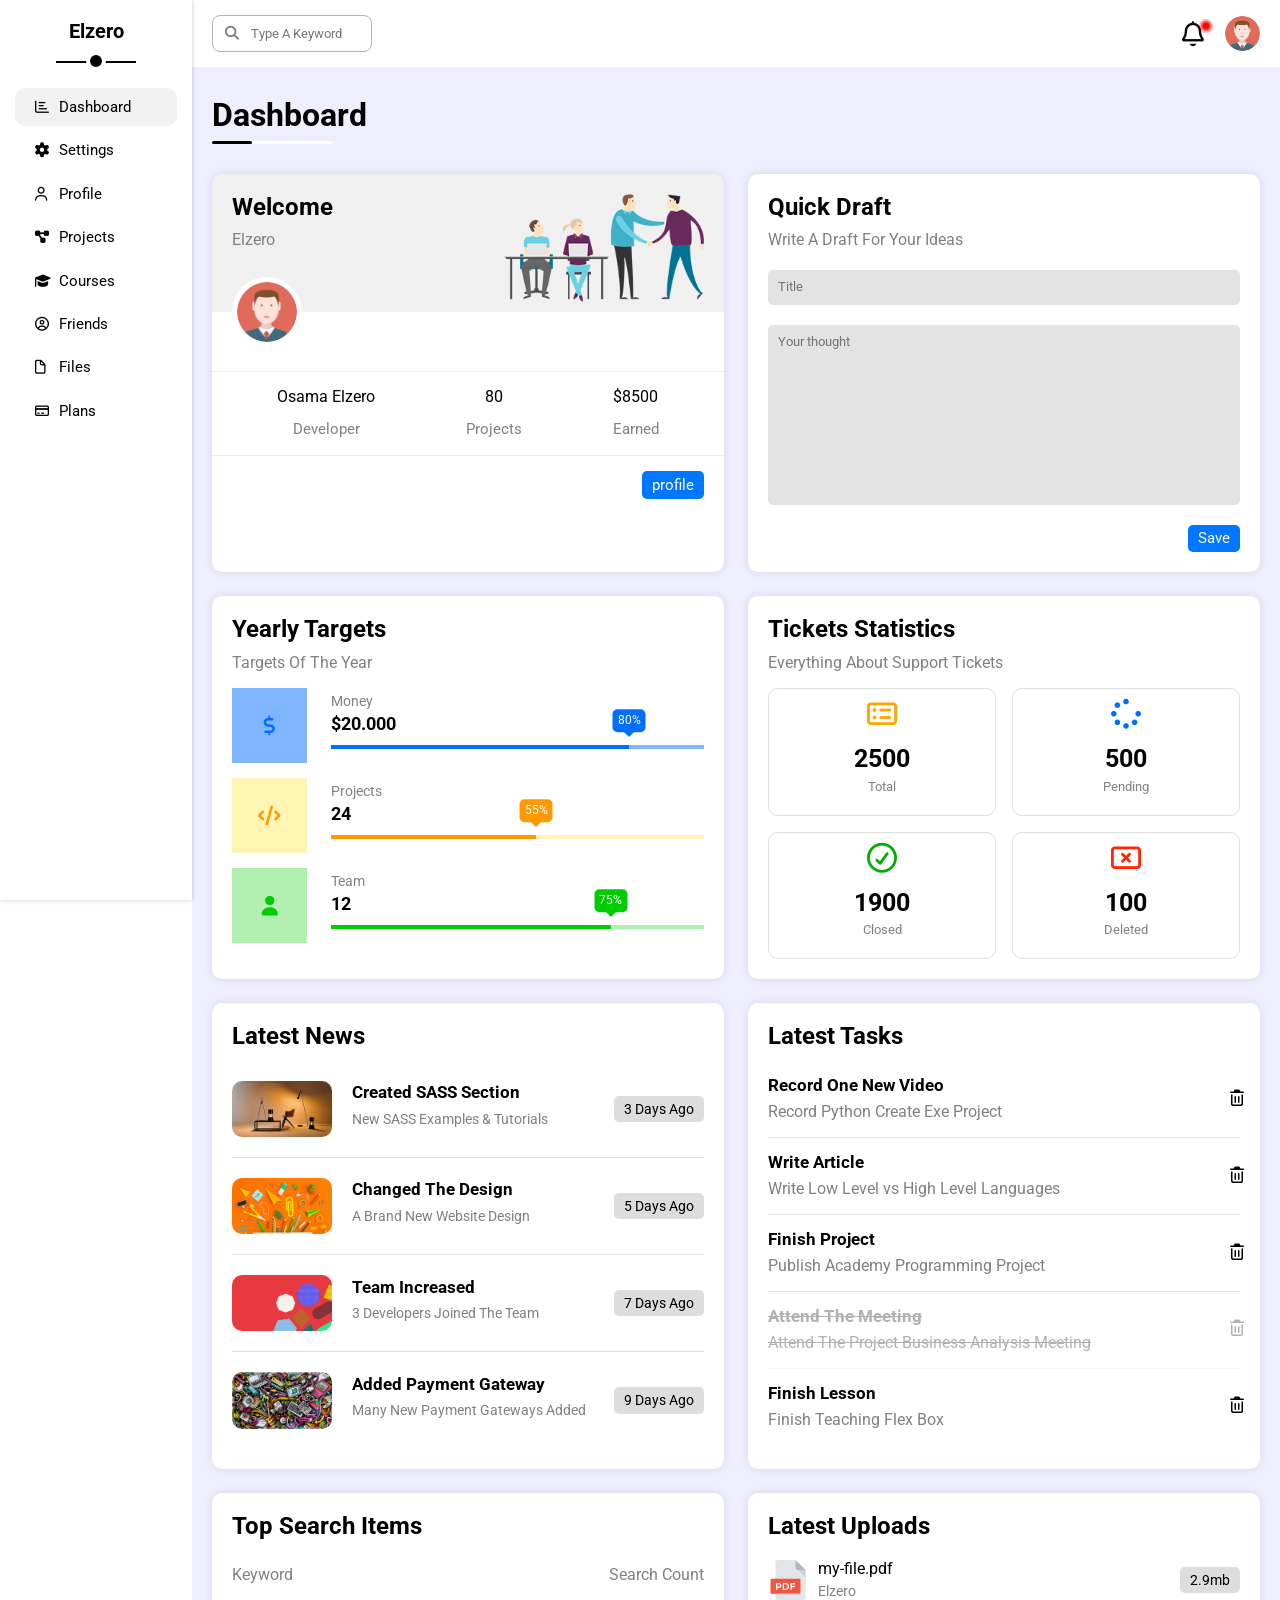
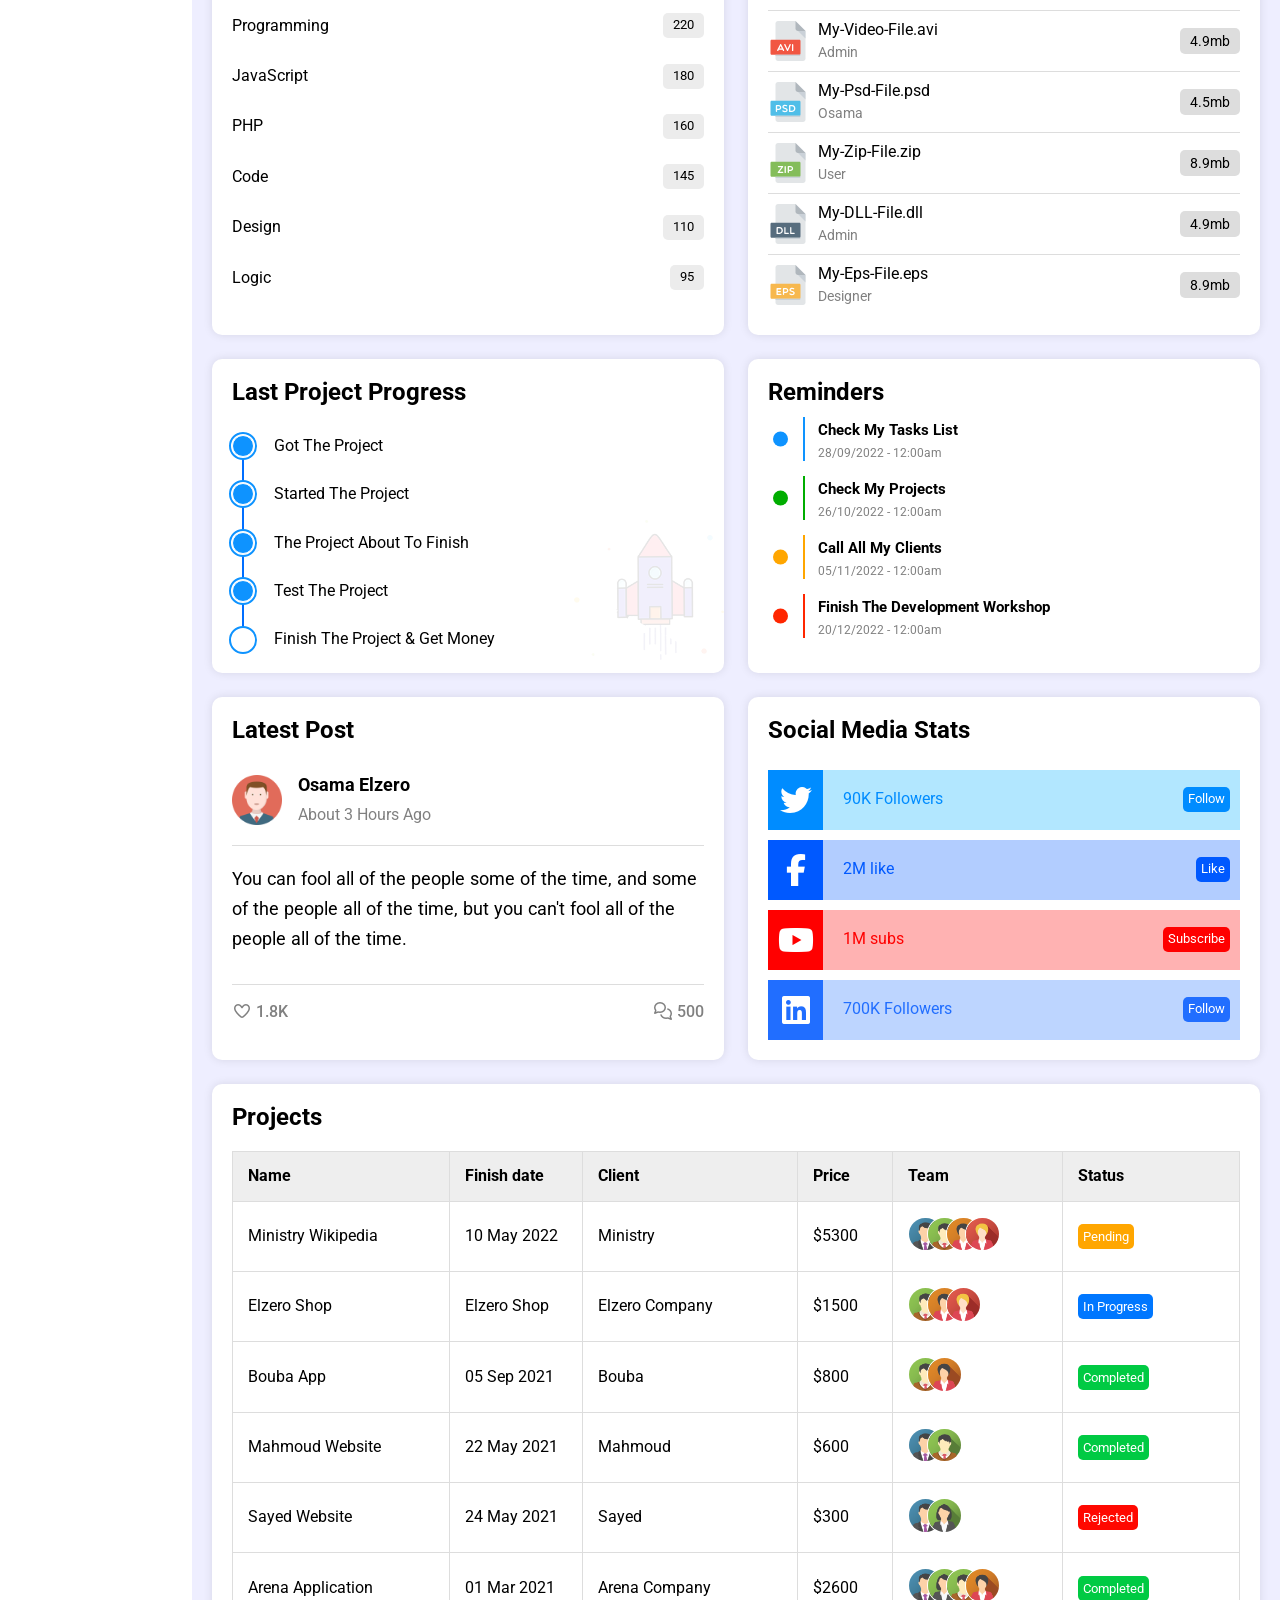
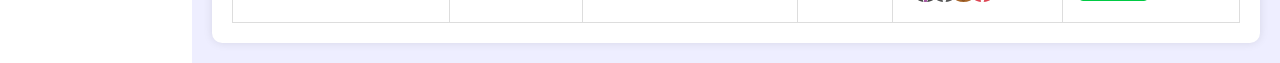
<file: index.html>
<!DOCTYPE html>
<html lang="en">
<head>
    <meta charset="UTF-8">
    <meta name="viewport" content="width=device-width, initial-scale=1.0">
    <title>Dashboard</title>
    <link rel="stylesheet" href="FolderCSS/all.min.css">
    <link rel="stylesheet" href="FolderCSS/normalization.css">
    <link rel="stylesheet" href="FolderCSS/components.css">
    <link rel="stylesheet" href="FolderCSS/DashboardStyle.css">
</head>
<body>
    <nav>
        <h3>Elzero</h3>
        <ul>
            <li>
                <a href="index.html">
                    <i class="fa-regular fa-chart-bar fa-fw"></i>
                    <span>Dashboard</span>
                </a>
            </li>
            <li>
                <a href="settings.html">
                    <i class="fa-solid fa-gear fa-fw"></i>
                    <span>Settings</span>
                </a>
            </li>
            <li>
                <a href="profile.html">
                    <i class="fa-regular fa-user fa-fw"></i>
                    <span>Profile</span>
                </a>
            </li>
            <li>
                <a href="projects.html">
                    <i class="fa-solid fa-diagram-project fa-fw"></i>
                    <span>Projects</span>
                </a>
            </li>
            <li>
                <a href="courses.html">
                    <i class="fa-solid fa-graduation-cap fa-fw"></i>
                    <span>Courses</span>
                </a>
            </li>
            <li>
                <a href="friends.html">
                    <i class="fa-regular fa-circle-user fa-fw"></i>
                    <span>Friends</span>
                </a>
            </li>
            <li>
                <a href="files.html">
                    <i class="fa-regular fa-file fa-fw"></i>
                    <span>Files</span>
                </a>
            </li>
            <li>
                <a href="plans.html">
                    <i class="fa-regular fa-credit-card fa-fw"></i>
                    <span>Plans</span>
                </a>
            </li>
        </ul>
    </nav>
    <div class="container">
        <header>
            <div class="input">
                <i class="fas fa-search"></i>
                <form action="#">
                    <input type="search" placeholder="Type A Keyword">
                    <input type="reset">
                </form>
            </div>
            <div class="notification">
                <i class="fa-regular fa-bell fa-lg"></i>
                <img src="imgs/avatar.png" loading="eager" alt="this is my photo">
            </div>
        </header>
        <div class="perant">
            <h1>Dashboard</h1>
            <div class="content">
                <div class="card">
                    <div class="box">
                        <div class="text">
                            <h2>Welcome</h2>
                            <p>Elzero</p>
                        </div>
                        <img src="imgs/welcome.png" alt="">
                    </div>
                    <img src="imgs/avatar.png" alt="">
                    <div class="box">
                        <p>Osama Elzero<span>Developer</span></p>
                        <p>80<span>Projects</span></p>
                        <p>$8500<span>Earned</span></p>
                    </div>
                    <span><a href="profile.html">profile</a></span>
                </div>
                <div class="card">
                <h2>Quick Draft</h2>
                <p>Write A Draft For Your Ideas</p>
                <form action="#">
                    <input type="text" placeholder="Title">
                    <textarea placeholder="Your thought"></textarea>
                    <button>Save</button>
                </form>
                </div>
                <div class="card">
                <h2>Yearly Targets</h2>
                <p>Targets Of The Year</p>
                <div class="box">
                    <div class="icon">
                        <i class="fa-solid fa-dollar-sign fa-lg c-blue"></i>
                    </div>
                    <div class="stats">
                        <p>Money</p>
                        <span>$20.000</span>
                        <div><span style="width: 80%;" data-progress="80%"></span></div>
                    </div>
                </div>
                <div class="box">
                    <div class="icon">
                        <i class="fa-solid fa-code fa-lg c-orange"></i>
                    </div>
                    <div class="stats">
                        <p>Projects</p>
                        <span>24</span>
                        <div><span style="width: 55%;" data-progress="55%"></span></div>
                    </div>
                </div>
                <div class="box">
                    <div class="icon">
                        <i class="fa-solid fa-user fa-lg c-green"></i>
                    </div>
                    <div class="stats">
                        <p>Team</p>
                        <span>12</span>
                        <div><span style="width: 75%;" data-progress="75%"></span></div>
                    </div>
                </div>
                </div>
                <div class="card">
                <h2>Tickets Statistics</h2>
                <p>Everything About Support Tickets</p>
                <div class="boxes">
                    <div class="box">
                        <i class="fa-regular fa-rectangle-list fa-2x mb-10 c-orange"></i>
                        <span>2500</span>
                        <span>Total</span>
                    </div>
                    <div class="box">
                        <i class="fa-solid fa-spinner fa-2x mb-10 c-blue"></i>
                        <span>500</span>
                        <span>Pending</span>
                    </div>
                    <div class="box">
                        <i class="fa-regular fa-circle-check fa-2x mb-10 c-green"></i>
                        <span>1900</span>
                        <span>Closed</span>
                    </div>
                    <div class="box">
                        <i class="fa-regular fa-rectangle-xmark fa-2x mb-10 c-red"></i>
                        <span>100</span>
                        <span>Deleted</span>
                    </div>
                </div>
                </div>
                <div class="card">
                    <h2>Latest News</h2>
                    <div class="boxes">
                        <div class="box">
                            <img src="imgs/news-01.png" alt="">
                            <div class="text">
                                <h3>Created SASS Section</h3>
                                <p>New SASS Examples & Tutorials</p>
                            </div>
                            <div class="date">3 Days Ago</div>
                        </div>
                        <div class="box">
                            <img src="imgs/news-02.png" alt="">
                            <div class="text">
                                <h3>Changed The Design</h3>
                                <p>A Brand New Website Design</p>
                            </div>
                            <div class="date">5 Days Ago</div>
                        </div>
                        <div class="box">
                            <img src="imgs/news-03.png" alt="">
                            <div class="text">
                                <h3>Team Increased</h3>
                                <p>3 Developers Joined The Team</p>
                            </div>
                            <div class="date">7 Days Ago</div>
                        </div>
                        <div class="box">
                            <img src="imgs/news-04.png" alt="">
                            <div class="text">
                                <h3>Added Payment Gateway</h3>
                                <p>Many New Payment Gateways Added</p>
                            </div>
                            <div class="date">9 Days Ago</div>
                        </div>
                    </div>
                </div>
                <div class="card">
                    <h2>Latest Tasks</h2>
                    <div class="box">
                        <div class="text">
                            <h3>Record One New Video</h3>
                            <p>Record Python Create Exe Project</p>
                        </div>
                        <div class="icon">
                            <i class="fa-regular fa-trash-can delete"></i>
                        </div>
                    </div>
                    <div class="box">
                        <div class="text">
                            <h3>Write Article</h3>
                            <p>Write Low Level vs High Level Languages</p>
                        </div>
                        <div class="icon">
                            <i class="fa-regular fa-trash-can delete"></i>
                        </div>
                    </div>
                    <div class="box">
                        <div class="text">
                            <h3>Finish Project</h3>
                            <p>Publish Academy Programming Project</p>
                        </div>
                        <div class="icon">
                            <i class="fa-regular fa-trash-can delete"></i>
                        </div>
                    </div>
                    <div class="box">
                        <div class="text">
                            <del>Attend The Meeting</del>
                            <del>Attend The Project Business Analysis Meeting</del>
                        </div>
                        <div class="icon">
                            <i class="fa-regular fa-trash-can delete"></i>
                        </div>
                    </div>
                    <div class="box">
                        <div class="text">
                            <h3>Finish Lesson</h3>
                            <p>Finish Teaching Flex Box</p>
                        </div>
                        <div class="icon">
                            <i class="fa-regular fa-trash-can delete"></i>
                        </div>
                    </div>
                </div>
                <div class="card">
                <h2>Top Search Items</h2>
                <div class="header">
                    <p>Keyword</p>
                    <p>Search Count</p>
                </div>
                <div class="box">
                    <p>Programming</p>
                    <span>220</span>
                </div>
                <div class="box">
                    <p>JavaScript</p>
                    <span>180</span>
                </div>
                <div class="box">
                    <p>PHP</p>
                    <span>160</span>
                </div>
                <div class="box">
                    <p>Code</p>
                    <span>145</span>
                </div>
                <div class="box">
                    <p>Design</p>
                    <span>110</span>
                </div>
                <div class="box">
                    <p>Logic</p>
                    <span>95</span>
                </div>
                </div>
                <div class="card">
                <h2>Latest Uploads</h2>
                <div class="box">
                    <img src="imgs/pdf.svg" alt="">
                    <div class="text">
                        <p>my-file.pdf</p>
                        <span>Elzero</span>
                    </div>
                    <div class="size">2.9mb</div>
                </div>
                <div class="box">
                    <img src="imgs/avi.svg" alt="">
                    <div class="text">
                        <p>My-Video-File.avi</p>
                        <span>Admin</span>
                    </div>
                    <div class="size">4.9mb</div>
                </div>
                <div class="box">
                    <img src="imgs/psd.svg" alt="">
                    <div class="text">
                        <p>My-Psd-File.psd</p>
                        <span>Osama</span>
                    </div>
                    <div class="size">4.5mb</div>
                </div>
                <div class="box">
                    <img src="imgs/zip.svg" alt="">
                    <div class="text">
                        <p>My-Zip-File.zip</p>
                        <span>User</span>
                    </div>
                    <div class="size">8.9mb</div>
                </div>
                <div class="box">
                    <img src="imgs/dll.svg" alt="">
                    <div class="text">
                        <p>My-DLL-File.dll</p>
                        <span>Admin</span>
                    </div>
                    <div class="size">4.9mb</div>
                </div>
                <div class="box">
                    <img src="imgs/eps.svg" alt="">
                    <div class="text">
                        <p>My-Eps-File.eps</p>
                        <span>Designer</span>
                    </div>
                    <div class="size">8.9mb</div>
                </div>
                </div>
                <div class="card">
                <h2>Last Project Progress</h2>
                <div class="time-line">
                    <p>Got The Project</p>
                    <p>Started The Project</p>
                    <p>The Project About To Finish</p>
                    <p>Test The Project</p>
                    <p>Finish The Project & Get Money</p>
                </div>
                <img src="imgs/project.png" alt="">
                </div>
                <div class="card">
                <h2>Reminders</h2>
                <div class="text">
                    <p>Check My Tasks List</p>
                    <span>28/09/2022 - 12:00am</span>
                </div>
                <div class="text">
                    <p>Check My Projects</p>
                    <span>26/10/2022 - 12:00am</span>
                </div>
                <div class="text">
                    <p>Call All My Clients</p>
                    <span>05/11/2022 - 12:00am</span>
                </div>
                <div class="text">
                    <p>Finish The Development Workshop</p>
                    <span>20/12/2022 - 12:00am</span>
                </div>
                </div>
                <div class="card">
                <h2>Latest Post</h2>
                <div class="box">
                    <img src="imgs/avatar.png" alt="">
                    <div class="text">
                        <h3>Osama Elzero</h3>
                        <p>About 3 Hours Ago</p>
                    </div>
                </div>
                <p>
                    You can fool all of the people some of the time, 
                    and some of the people all of the time, 
                    but you can't fool all of the people all of the time.
                </p>
                <div class="box">
                    <span><i class="fa-regular fa-heart"></i> 1.8K</span>
                    <span><i class="fa-regular fa-comments"></i> 500</span>
                </div>
                </div>
                <div class="card">
                <h2>Social Media Stats</h2>
                <div class="box">
                    <i class="fa-brands fa-twitter fa-2x c-white h-full center-flex"></i>
                    <p>90K  Followers</p>
                    <a href="#">Follow</a>
                </div>
                <div class="box">
                    <i class="fa-brands fa-facebook-f fa-2x c-white h-full center-flex"></i>
                    <p>2M like</p>
                    <a href="#">Like</a>
                </div>
                <div class="box">
                    <i class="fa-brands fa-youtube fa-2x c-white h-full center-flex"></i>
                    <p>1M subs</p>
                    <a href="#">Subscribe</a>
                </div>
                <div class="box">
                    <i class="fa-brands fa-linkedin fa-2x c-white h-full center-flex"></i>
                    <p>700K Followers</p>
                    <a href="#">Follow</a>
                </div>
                </div>
                <div class="card">
                    <h2>Projects</h2>
                    <table>
                        <thead>
                            <tr>
                                <th>Name</th>
                                <th>Finish date</th>
                                <th>Client</th>
                                <th>Price</th>
                                <th>Team</th>
                                <th>Status</th>
                            </tr>
                        </thead>
                        <tbody>
                            <tr>
                                <td>Ministry Wikipedia</td>
                                <td>10 May 2022</td>
                                <td>Ministry</td>
                                <td>$5300</td>
                                <td>
                                    <img src="imgs/team-01.png" alt="">
                                    <img src="imgs/team-03.png" alt="">
                                    <img src="imgs/team-04.png" alt="">
                                    <img src="imgs/team-05.png" alt="">
                                </td>
                                <td><a href="#">Pending</a></td>
                            </tr>
                            <tr>
                                <td>Elzero Shop</td>
                                <td>Elzero Shop</td>
                                <td>Elzero Company</td>
                                <td>$1500</td>
                                <td>
                                    <img src="imgs/team-03.png" alt="">
                                    <img src="imgs/team-04.png" alt="">
                                    <img src="imgs/team-05.png" alt="">
                                </td>
                                <td><a href="#">In Progress</a></td>
                            </tr>
                            <tr>
                                <td>Bouba App</td>
                                <td>05 Sep 2021</td>
                                <td>Bouba</td>
                                <td>$800</td>
                                <td>
                                    <img src="imgs/team-03.png" alt="">
                                    <img src="imgs/team-04.png" alt="">
                                </td>
                                <td><a href="#">Completed</a></td>
                            </tr>
                            <tr>
                                <td>Mahmoud Website</td>
                                <td>22 May 2021</td>
                                <td>Mahmoud</td>
                                <td>$600</td>
                                <td>
                                    <img src="imgs/team-01.png" alt="">
                                    <img src="imgs/team-03.png" alt="">
                                </td>
                                <td><a href="#">Completed</a></td>
                            </tr>
                            <tr>
                                <td>Sayed Website</td>
                                <td>24 May 2021</td>
                                <td>Sayed</td>
                                <td>$300</td>
                                <td>
                                    <img src="imgs/team-01.png" alt="">
                                    <img src="imgs/team-02.png" alt="">
                                </td>
                                <td><a href="#">Rejected</a></td>
                            </tr>
                            <tr>
                                <td>Arena Application</td>
                                <td>01 Mar 2021</td>
                                <td>Arena Company</td>
                                <td>$2600</td>
                                <td>
                                    <img src="imgs/team-01.png" alt="">
                                    <img src="imgs/team-02.png" alt="">
                                    <img src="imgs/team-03.png" alt="">
                                    <img src="imgs/team-04.png" alt="">
                                </td>
                                <td><a href="#">Completed</a></td>
                            </tr>
                        </tbody>
                    </table>
                </div>
            </div>
        </div>
    </div>
</body>
</html>
</file>
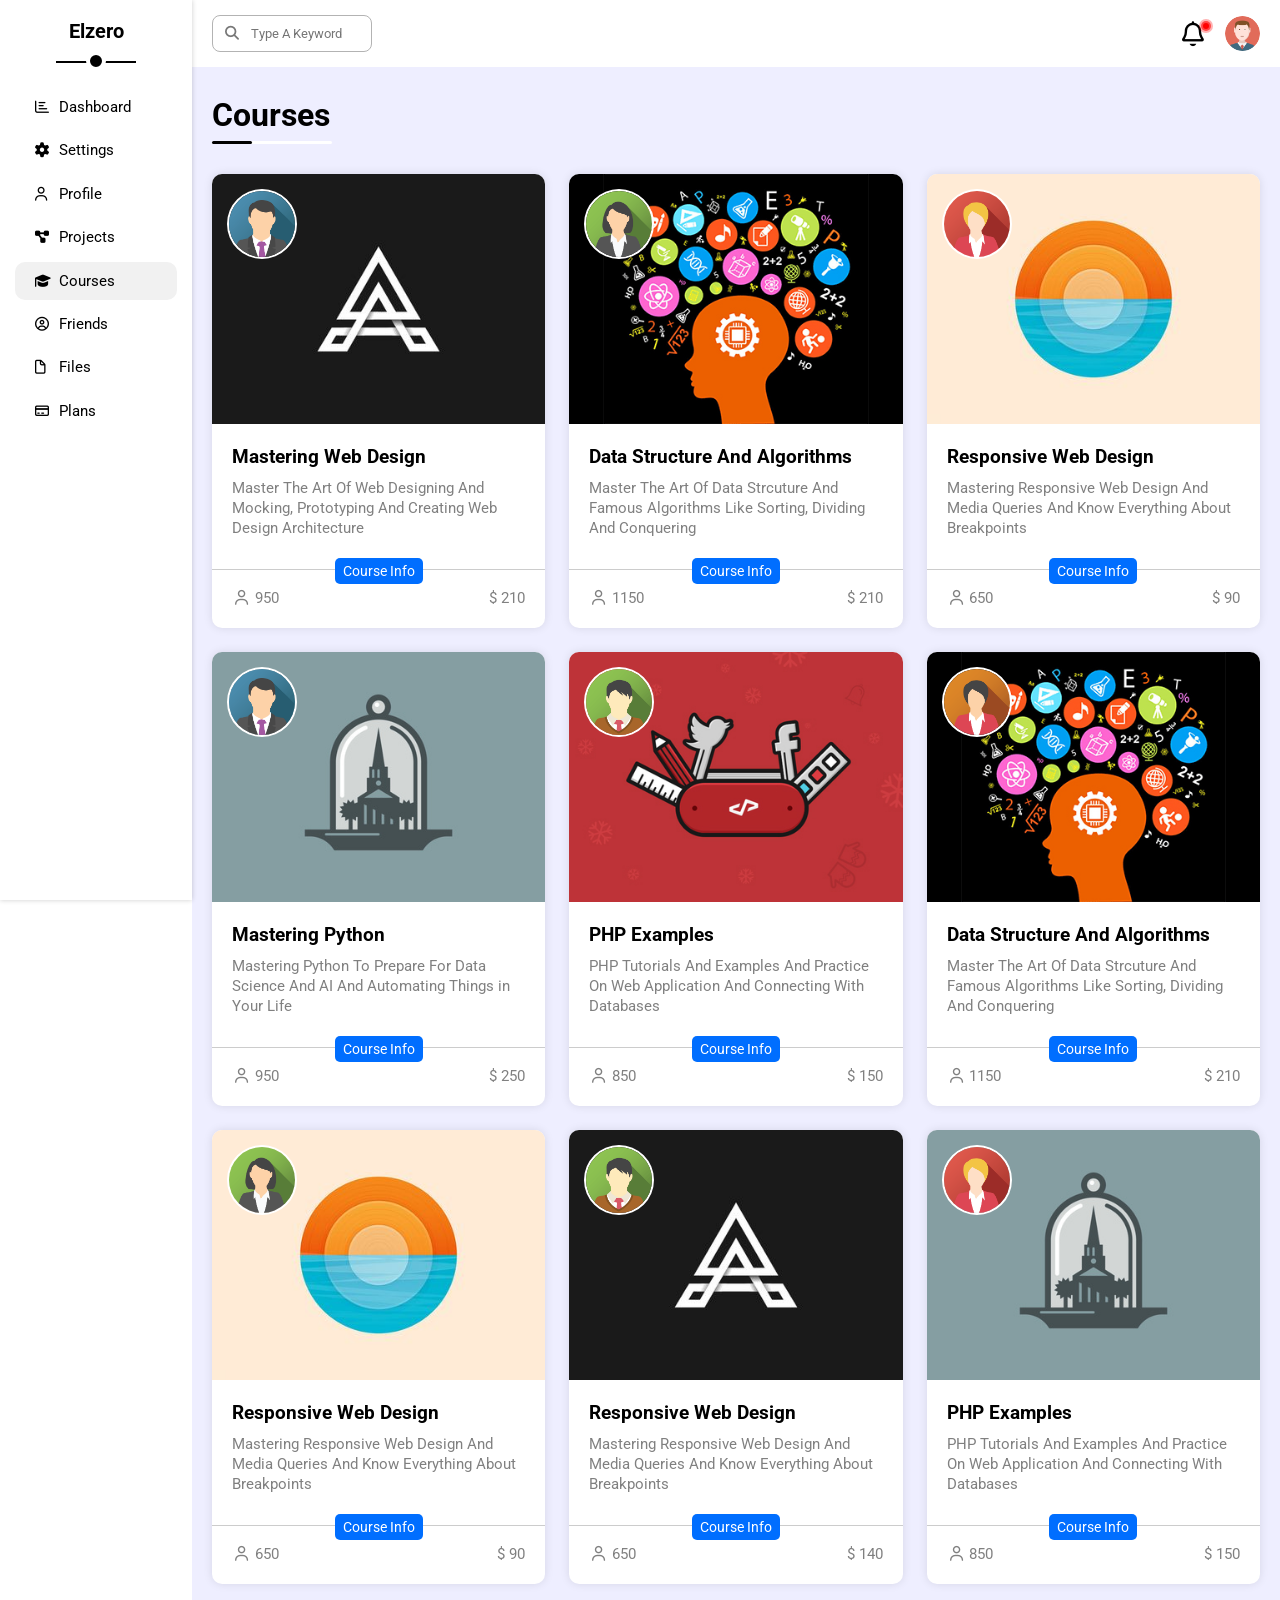
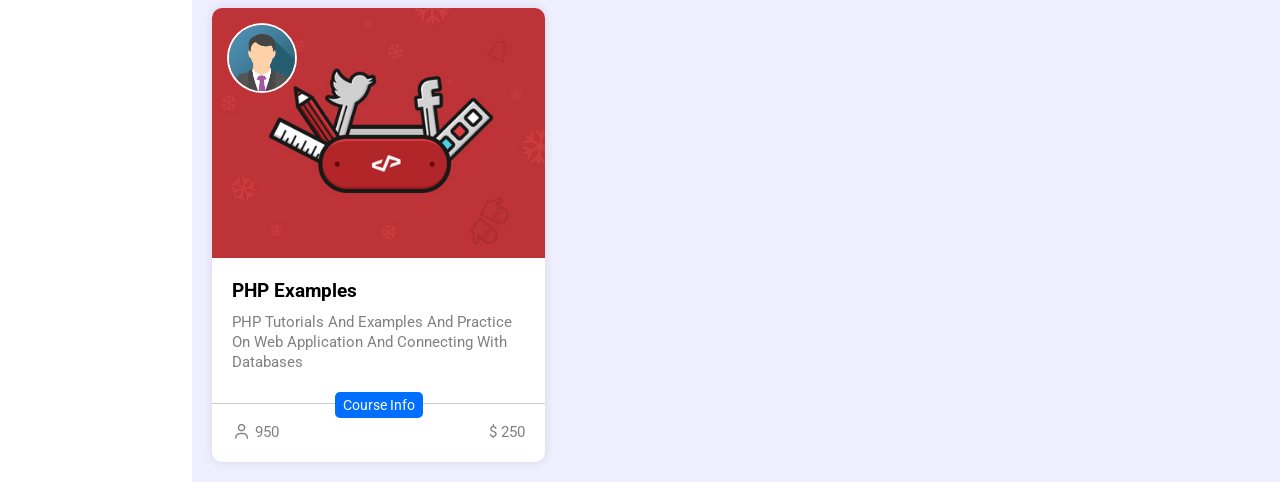
<file: courses.html>
<!DOCTYPE html>
<html lang="en">
<head>
    <meta charset="UTF-8">
    <meta name="viewport" content="width=device-width, initial-scale=1.0">
    <title>Dashboard</title>
    <link rel="stylesheet" href="FolderCSS/all.min.css">
    <link rel="stylesheet" href="FolderCSS/normalization.css">
    <link rel="stylesheet" href="FolderCSS/components.css">
    <link rel="stylesheet" href="FolderCSS/coursesStyle.css">
</head>
<body>
    <nav>
        <h3>Elzero</h3>
        <ul>
            <li>
                <a href="index.html">
                    <i class="fa-regular fa-chart-bar fa-fw"></i>
                    <span>Dashboard</span>
                </a>
            </li>
            <li>
                <a href="settings.html">
                    <i class="fa-solid fa-gear fa-fw"></i>
                    <span>Settings</span>
                </a>
            </li>
            <li>
                <a href="profile.html">
                    <i class="fa-regular fa-user fa-fw"></i>
                    <span>Profile</span>
                </a>
            </li>
            <li>
                <a href="projects.html">
                    <i class="fa-solid fa-diagram-project fa-fw"></i>
                    <span>Projects</span>
                </a>
            </li>
            <li>
                <a href="courses.html">
                    <i class="fa-solid fa-graduation-cap fa-fw"></i>
                    <span>Courses</span>
                </a>
            </li>
            <li>
                <a href="friends.html">
                    <i class="fa-regular fa-circle-user fa-fw"></i>
                    <span>Friends</span>
                </a>
            </li>
            <li>
                <a href="files.html">
                    <i class="fa-regular fa-file fa-fw"></i>
                    <span>Files</span>
                </a>
            </li>
            <li>
                <a href="plans.html">
                    <i class="fa-regular fa-credit-card fa-fw"></i>
                    <span>Plans</span>
                </a>
            </li>
        </ul>
    </nav>
    <div class="container">
        <header>
            <div class="input">
                <i class="fas fa-search"></i>
                <form action="#">
                    <input type="search" placeholder="Type A Keyword">
                    <input type="reset">
                </form>
            </div>
            <div class="notification">
                <i class="fa-regular fa-bell fa-lg"></i>
                <img src="imgs/avatar.png" alt="this is my photo">
            </div>
        </header>
        <div class="perant">
            <h1>Courses</h1>
            <div class="content">
                <div class="card">
                    <div>
                        <img src="imgs/course-01.jpg" alt="">
                    </div>
                    <img src="imgs/team-01.png" alt="">
                    <h3>Mastering Web Design</h3>
                    <p>Master The Art Of Web Designing And Mocking, Prototyping And Creating Web Design Architecture</p>
                    <span>Course Info</span>
                    <div class="box">
                        <span><i class="fa-regular fa-user"></i> 950</span>
                        <span>$ 210</span>
                    </div>
                </div>
                <div class="card">
                    <div>
                        <img src="imgs/course-02.jpg" alt="">
                    </div>
                    <img src="imgs/team-02.png" alt="">
                    <h3>Data Structure And Algorithms</h3>
                    <p>Master The Art Of Data Strcuture And Famous Algorithms Like Sorting, Dividing And Conquering</p>
                    <span>Course Info</span>
                    <div class="box">
                        <span><i class="fa-regular fa-user"></i> 1150</span>
                        <span>$ 210</span>
                    </div>
                </div>
                <div class="card">
                    <div>
                        <img src="imgs/course-03.jpg" alt="">
                    </div>
                    <img src="imgs/team-05.png" alt="">
                    <h3>Responsive Web Design</h3>
                    <p>Mastering Responsive Web Design And Media Queries And Know Everything About Breakpoints</p>
                    <span>Course Info</span>
                    <div class="box">
                        <span><i class="fa-regular fa-user"></i> 650</span>
                        <span>$ 90</span>
                    </div>
                </div>
                <div class="card">
                    <div>
                        <img src="imgs/course-04.jpg" alt="">
                    </div>
                    <img src="imgs/team-01.png" alt="">
                    <h3>Mastering Python</h3>
                    <p>Mastering Python To Prepare For Data Science And AI And Automating Things in Your Life</p>
                    <span>Course Info</span>
                    <div class="box">
                        <span><i class="fa-regular fa-user"></i> 950</span>
                        <span>$ 250</span>
                    </div>
                </div>
                <div class="card">
                    <div>
                        <img src="imgs/course-05.jpg" alt="">
                    </div>
                    <img src="imgs/team-03.png" alt="">
                    <h3>PHP Examples</h3>
                    <p>PHP Tutorials And Examples And Practice On Web Application And Connecting With Databases</p>
                    <span>Course Info</span>
                    <div class="box">
                        <span><i class="fa-regular fa-user"></i> 850</span>
                        <span>$ 150</span>
                    </div>
                </div>
                <div class="card">
                    <div>
                        <img src="imgs/course-02.jpg" alt="">
                    </div>
                    <img src="imgs/team-04.png" alt="">
                    <h3>Data Structure And Algorithms</h3>
                    <p>Master The Art Of Data Strcuture And Famous Algorithms Like Sorting, Dividing And Conquering</p>
                    <span>Course Info</span>
                    <div class="box">
                        <span><i class="fa-regular fa-user"></i> 1150</span>
                        <span>$ 210</span>
                    </div>
                </div>
                <div class="card">
                    <div>
                        <img src="imgs/course-03.jpg" alt="">
                    </div>
                    <img src="imgs/team-02.png" alt="">
                    <h3>Responsive Web Design</h3>
                    <p>Mastering Responsive Web Design And Media Queries And Know Everything About Breakpoints</p>
                    <span>Course Info</span>
                    <div class="box">
                        <span><i class="fa-regular fa-user"></i> 650</span>
                        <span>$ 90</span>
                    </div>
                </div>
                <div class="card">
                    <div>
                        <img src="imgs/course-01.jpg" alt="">
                    </div>
                    <img src="imgs/team-03.png" alt="">
                    <h3>Responsive Web Design</h3>
                    <p>Mastering Responsive Web Design And Media Queries And Know Everything About Breakpoints</p>
                    <span>Course Info</span>
                    <div class="box">
                        <span><i class="fa-regular fa-user"></i> 650</span>
                        <span>$ 140</span>
                    </div>
                </div>
                <div class="card">
                    <div>
                        <img src="imgs/course-04.jpg" alt="">
                    </div>
                    <img src="imgs/team-05.png" alt="">
                    <h3>PHP Examples</h3>
                    <p>PHP Tutorials And Examples And Practice On Web Application And Connecting With Databases</p>
                    <span>Course Info</span>
                    <div class="box">
                        <span><i class="fa-regular fa-user"></i> 850</span>
                        <span>$ 150</span>
                    </div>
                </div>
                <div class="card">
                    <div>
                        <img src="imgs/course-05.jpg" alt="">
                    </div>
                    <img src="imgs/team-01.png" alt="">
                    <h3>PHP Examples</h3>
                    <p>PHP Tutorials And Examples And Practice On Web Application And Connecting With Databases</p>
                    <span>Course Info</span>
                    <div class="box">
                        <span><i class="fa-regular fa-user"></i> 950</span>
                        <span>$ 250</span>
                    </div>
                </div>
            </div>
        </div>
    </div>
</body>
</html>
</file>
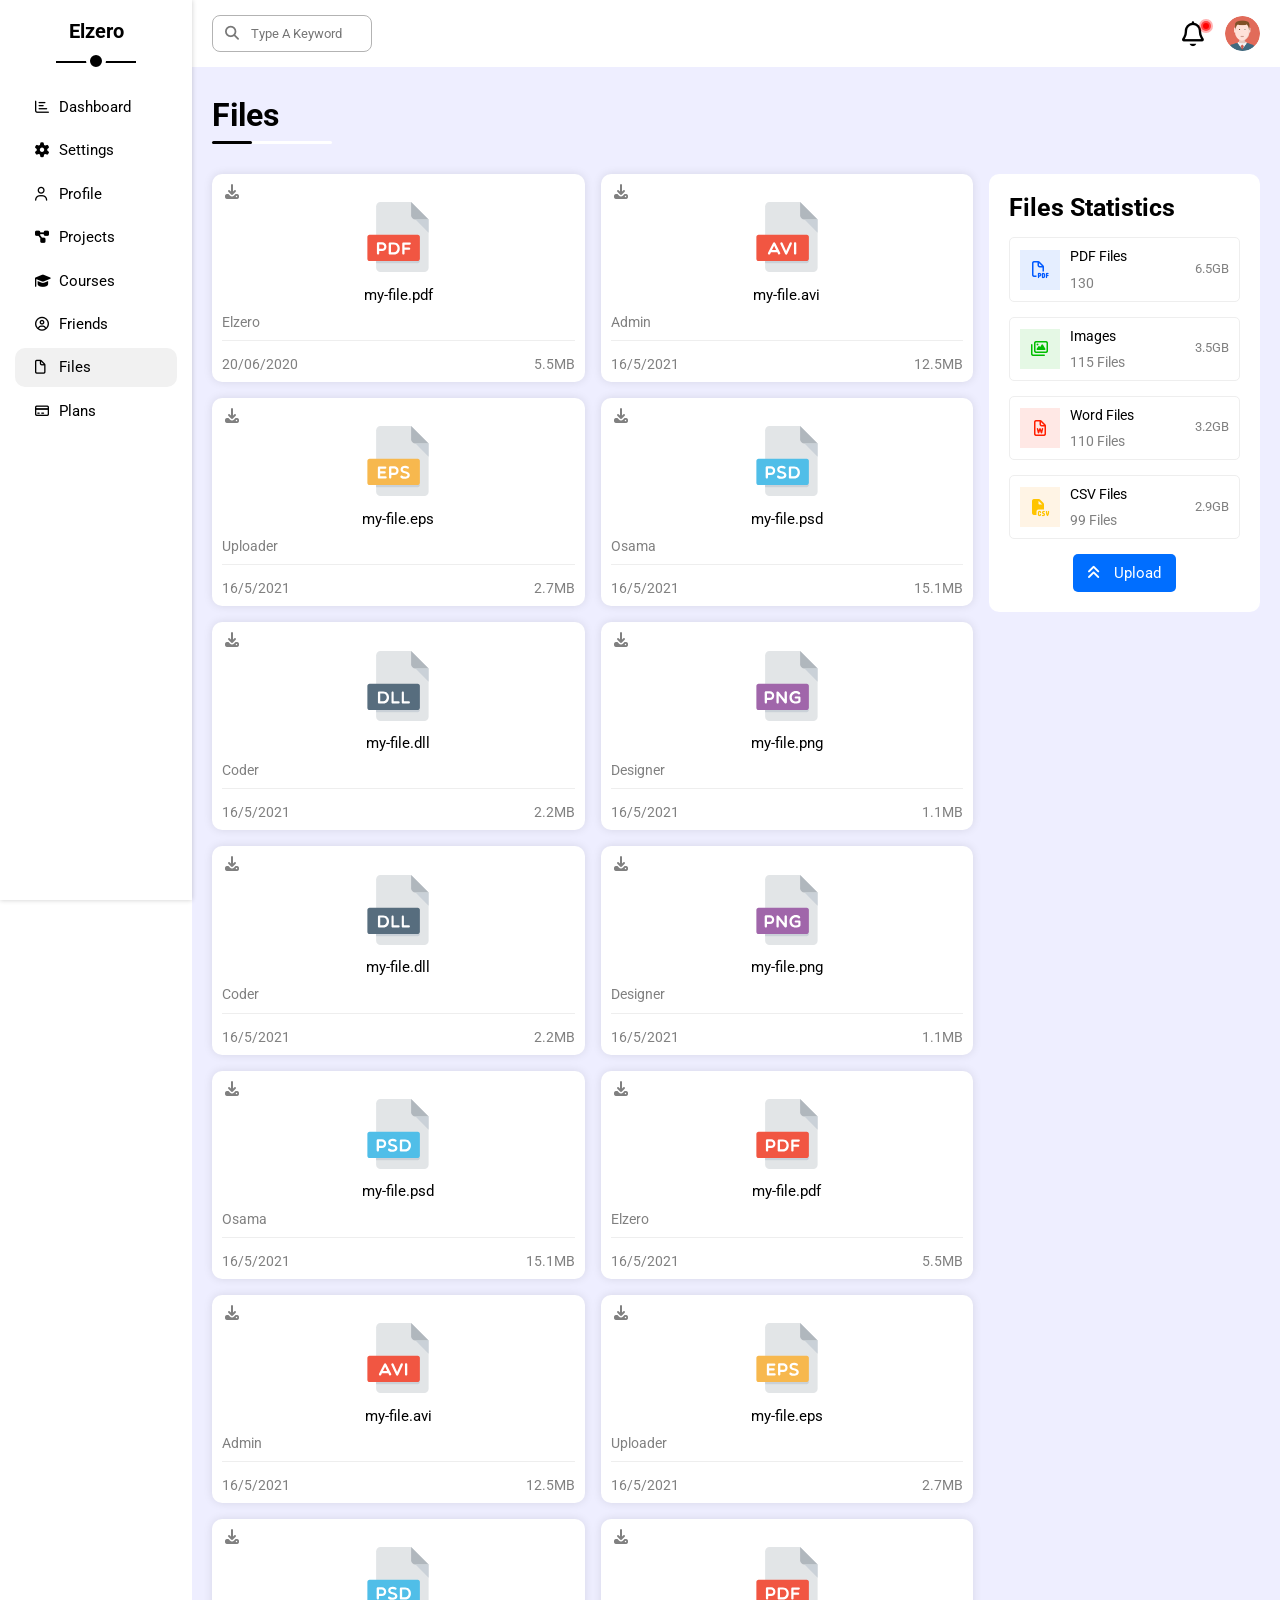
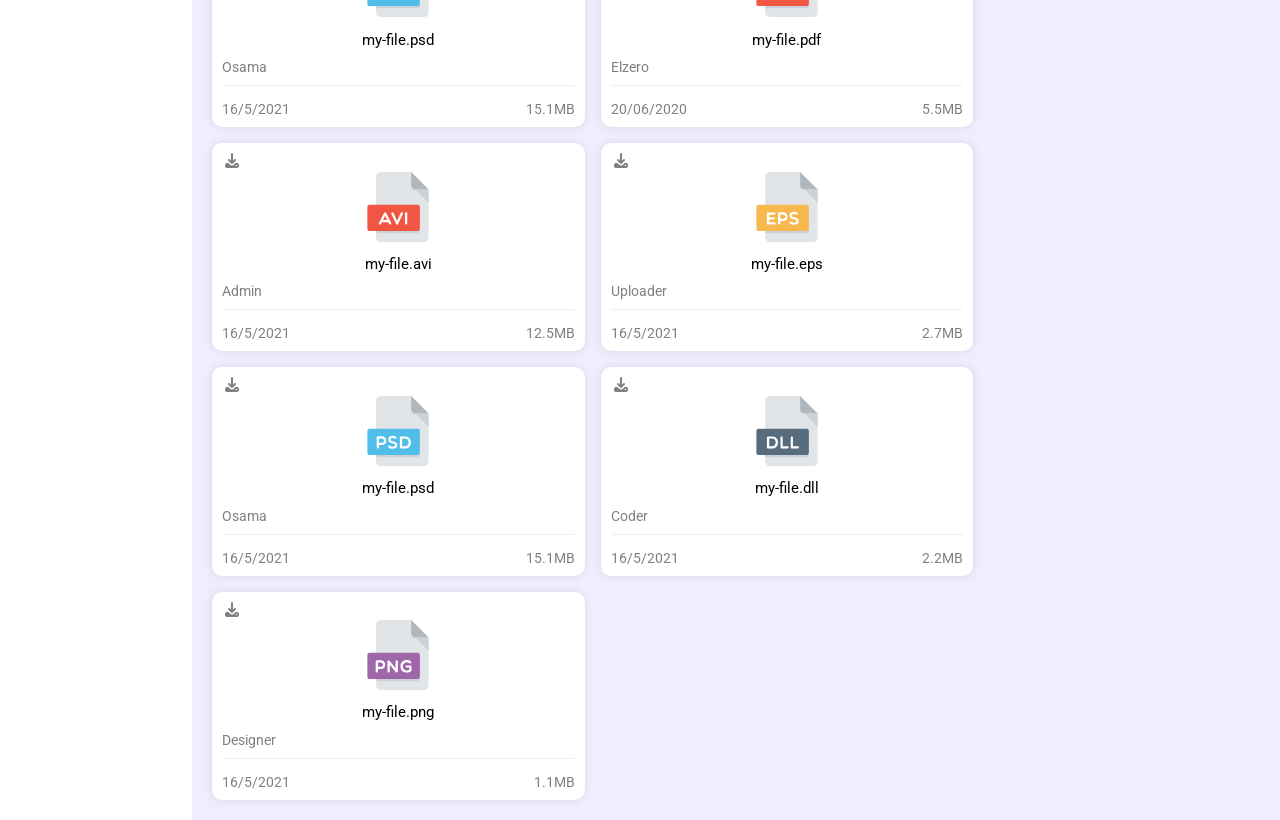
<file: files.html>
<!DOCTYPE html>
<html lang="en">
<head>
    <meta charset="UTF-8">
    <meta name="viewport" content="width=device-width, initial-scale=1.0">
    <title>Files</title>
    <link rel="stylesheet" href="FolderCSS/all.min.css">
    <link rel="stylesheet" href="FolderCSS/normalization.css">
    <link rel="stylesheet" href="FolderCSS/components.css">
    <link rel="stylesheet" href="FolderCSS/filesStyle.css">
</head>
<body>
    <nav>
        <h3>Elzero</h3>
        <ul>
            <li>
                <a href="index.html">
                    <i class="fa-regular fa-chart-bar fa-fw"></i>
                    <span>Dashboard</span>
                </a>
            </li>
            <li>
                <a href="settings.html">
                    <i class="fa-solid fa-gear fa-fw"></i>
                    <span>Settings</span>
                </a>
            </li>
            <li>
                <a href="profile.html">
                    <i class="fa-regular fa-user fa-fw"></i>
                    <span>Profile</span>
                </a>
            </li>
            <li>
                <a href="projects.html">
                    <i class="fa-solid fa-diagram-project fa-fw"></i>
                    <span>Projects</span>
                </a>
            </li>
            <li>
                <a href="courses.html">
                    <i class="fa-solid fa-graduation-cap fa-fw"></i>
                    <span>Courses</span>
                </a>
            </li>
            <li>
                <a href="friends.html">
                    <i class="fa-regular fa-circle-user fa-fw"></i>
                    <span>Friends</span>
                </a>
            </li>
            <li>
                <a href="files.html">
                    <i class="fa-regular fa-file fa-fw"></i>
                    <span>Files</span>
                </a>
            </li>
            <li>
                <a href="plans.html">
                    <i class="fa-regular fa-credit-card fa-fw"></i>
                    <span>Plans</span>
                </a>
            </li>
        </ul>
    </nav>
    <div class="container">
        <header>
            <div class="input">
                <i class="fas fa-search"></i>
                <form action="#">
                    <input type="search" placeholder="Type A Keyword">
                    <input type="reset">
                </form>
            </div>
            <div class="notification">
                <i class="fa-regular fa-bell fa-lg"></i>
                <img src="imgs/avatar.png" alt="this is my photo">
            </div>
        </header>
        <div class="perant">
            <h1>Files</h1>
            <div class="content">
                <div class="Files-Statistics">
                    <h3>Files Statistics</h3>
                    <div class="box">
                        <i class="fa-regular fa-file-pdf fa-lg blue center-flex c-blue icon"></i>
                        <div class="text">
                            <span>PDF Files</span>
                            <span>130</span>
                        </div>
                        <span class="size">6.5GB</span>
                    </div>
                    <div class="box">
                        <i class="fa-regular fa-images fa-lg green center-flex c-green icon"></i>
                        <div class="text">
                            <span>Images</span>
                            <span>115 Files</span>
                        </div>
                        <span class="size">3.5GB</span>
                    </div>
                    <div class="box">
                        <i class="fa-regular fa-file-word fa-lg red center-flex c-red icon"></i>
                        <div class="text">
                            <span>Word Files</span>
                            <span>110 Files</span>
                        </div>
                        <span class="size">3.2GB</span>
                    </div>
                    <div class="box">
                        <i class="fa-solid fa-file-csv fa-lg orange center-flex c-orange icon"></i>
                        <div class="text">
                            <span>CSV Files</span>
                            <span>99 Files</span>
                        </div>
                        <span class="size">2.9GB</span>
                    </div>
                    <a href="#">Upload</a>
                </div>
                <div class="Files">
                    <div class="box">
                        <div class="icon">
                            <i class="fa-solid fa-download c-grey p-absolute"></i>
                        </div>
                        <div class="file">
                            <img src="imgs/pdf.svg" alt="">
                            <span>my-file.pdf</span>
                        </div>
                        <div class="get">Elzero</div>
                        <div class="date">
                            <span>20/06/2020</span>
                            <span>5.5MB</span>
                        </div>
                    </div>
                    <div class="box">
                        <div class="icon">
                            <i class="fa-solid fa-download c-grey p-absolute"></i>
                        </div>
                        <div class="file">
                            <img src="imgs/avi.svg" alt="">
                            <span>my-file.avi</span>
                        </div>
                        <div class="get">Admin</div>
                        <div class="date">
                            <span>16/5/2021</span>
                            <span>12.5MB</span>
                        </div>
                    </div>
                    <div class="box">
                        <div class="icon">
                            <i class="fa-solid fa-download c-grey p-absolute"></i>
                        </div>
                        <div class="file">
                            <img src="imgs/eps.svg" alt="">
                            <span>my-file.eps</span>
                        </div>
                        <div class="get">Uploader</div>
                        <div class="date">
                            <span>16/5/2021</span>
                            <span>2.7MB</span>
                        </div>
                    </div>
                    <div class="box">
                        <div class="icon">
                            <i class="fa-solid fa-download c-grey p-absolute"></i>
                        </div>
                        <div class="file">
                            <img src="imgs/psd.svg" alt="">
                            <span>my-file.psd</span>
                        </div>
                        <div class="get">Osama</div>
                        <div class="date">
                            <span>16/5/2021</span>
                            <span>15.1MB</span>
                        </div>
                    </div>
                    <div class="box">
                        <div class="icon">
                            <i class="fa-solid fa-download c-grey p-absolute"></i>
                        </div>
                        <div class="file">
                            <img src="imgs/dll.svg" alt="">
                            <span>my-file.dll</span>
                        </div>
                        <div class="get">Coder</div>
                        <div class="date">
                            <span>16/5/2021</span>
                            <span>2.2MB</span>
                        </div>
                    </div>
                    <div class="box">
                        <div class="icon">
                            <i class="fa-solid fa-download c-grey p-absolute"></i>
                        </div>
                        <div class="file">
                            <img src="imgs/png.svg" alt="">
                            <span>my-file.png</span>
                        </div>
                        <div class="get">Designer</div>
                        <div class="date">
                            <span>16/5/2021</span>
                            <span>1.1MB</span>
                        </div>
                    </div>
                    <div class="box">
                        <div class="icon">
                            <i class="fa-solid fa-download c-grey p-absolute"></i>
                        </div>
                        <div class="file">
                            <img src="imgs/dll.svg" alt="">
                            <span>my-file.dll</span>
                        </div>
                        <div class="get">Coder</div>
                        <div class="date">
                            <span>16/5/2021</span>
                            <span>2.2MB</span>
                        </div>
                    </div>
                    <div class="box">
                        <div class="icon">
                            <i class="fa-solid fa-download c-grey p-absolute"></i>
                        </div>
                        <div class="file">
                            <img src="imgs/png.svg" alt="">
                            <span>my-file.png</span>
                        </div>
                        <div class="get">Designer</div>
                        <div class="date">
                            <span>16/5/2021</span>
                            <span>1.1MB</span>
                        </div>
                    </div>
                    <div class="box">
                        <div class="icon">
                            <i class="fa-solid fa-download c-grey p-absolute"></i>
                        </div>
                        <div class="file">
                            <img src="imgs/psd.svg" alt="">
                            <span>my-file.psd</span>
                        </div>
                        <div class="get">Osama</div>
                        <div class="date">
                            <span>16/5/2021</span>
                            <span>15.1MB</span>
                        </div>
                    </div>
                    <div class="box">
                        <div class="icon">
                            <i class="fa-solid fa-download c-grey p-absolute"></i>
                        </div>
                        <div class="file">
                            <img src="imgs/pdf.svg" alt="">
                            <span>my-file.pdf</span>
                        </div>
                        <div class="get">Elzero</div>
                        <div class="date">
                            <span>16/5/2021</span>
                            <span>5.5MB</span>
                        </div>
                    </div>
                    <div class="box">
                        <div class="icon">
                            <i class="fa-solid fa-download c-grey p-absolute"></i>
                        </div>
                        <div class="file">
                            <img src="imgs/avi.svg" alt="">
                            <span>my-file.avi</span>
                        </div>
                        <div class="get">Admin</div>
                        <div class="date">
                            <span>16/5/2021</span>
                            <span>12.5MB</span>
                        </div>
                    </div>
                    <div class="box">
                        <div class="icon">
                            <i class="fa-solid fa-download c-grey p-absolute"></i>
                        </div>
                        <div class="file">
                            <img src="imgs/eps.svg" alt="">
                            <span>my-file.eps</span>
                        </div>
                        <div class="get">Uploader</div>
                        <div class="date">
                            <span>16/5/2021</span>
                            <span>2.7MB</span>
                        </div>
                    </div>
                    <div class="box">
                        <div class="icon">
                            <i class="fa-solid fa-download c-grey p-absolute"></i>
                        </div>
                        <div class="file">
                            <img src="imgs/psd.svg" alt="">
                            <span>my-file.psd</span>
                        </div>
                        <div class="get">Osama</div>
                        <div class="date">
                            <span>16/5/2021</span>
                            <span>15.1MB</span>
                        </div>
                    </div>
                    <div class="box">
                        <div class="icon">
                            <i class="fa-solid fa-download c-grey p-absolute"></i>
                        </div>
                        <div class="file">
                            <img src="imgs/pdf.svg" alt="">
                            <span>my-file.pdf</span>
                        </div>
                        <div class="get">Elzero</div>
                        <div class="date">
                            <span>20/06/2020</span>
                            <span>5.5MB</span>
                        </div>
                    </div>
                    <div class="box">
                        <div class="icon">
                            <i class="fa-solid fa-download c-grey p-absolute"></i>
                        </div>
                        <div class="file">
                            <img src="imgs/avi.svg" alt="">
                            <span>my-file.avi</span>
                        </div>
                        <div class="get">Admin</div>
                        <div class="date">
                            <span>16/5/2021</span>
                            <span>12.5MB</span>
                        </div>
                    </div>
                    <div class="box">
                        <div class="icon">
                            <i class="fa-solid fa-download c-grey p-absolute"></i>
                        </div>
                        <div class="file">
                            <img src="imgs/eps.svg" alt="">
                            <span>my-file.eps</span>
                        </div>
                        <div class="get">Uploader</div>
                        <div class="date">
                            <span>16/5/2021</span>
                            <span>2.7MB</span>
                        </div>
                    </div>
                    <div class="box">
                        <div class="icon">
                            <i class="fa-solid fa-download c-grey p-absolute"></i>
                        </div>
                        <div class="file">
                            <img src="imgs/psd.svg" alt="">
                            <span>my-file.psd</span>
                        </div>
                        <div class="get">Osama</div>
                        <div class="date">
                            <span>16/5/2021</span>
                            <span>15.1MB</span>
                        </div>
                    </div>
                    <div class="box">
                        <div class="icon">
                            <i class="fa-solid fa-download c-grey p-absolute"></i>
                        </div>
                        <div class="file">
                            <img src="imgs/dll.svg" alt="">
                            <span>my-file.dll</span>
                        </div>
                        <div class="get">Coder</div>
                        <div class="date">
                            <span>16/5/2021</span>
                            <span>2.2MB</span>
                        </div>
                    </div>
                    <div class="box">
                        <div class="icon">
                            <i class="fa-solid fa-download c-grey p-absolute"></i>
                        </div>
                        <div class="file">
                            <img src="imgs/png.svg" alt="">
                            <span>my-file.png</span>
                        </div>
                        <div class="get">Designer</div>
                        <div class="date">
                            <span>16/5/2021</span>
                            <span>1.1MB</span>
                        </div>
                    </div>
                </div>
            </div>
        </div>
    </div>
</body>
</html>
</file>
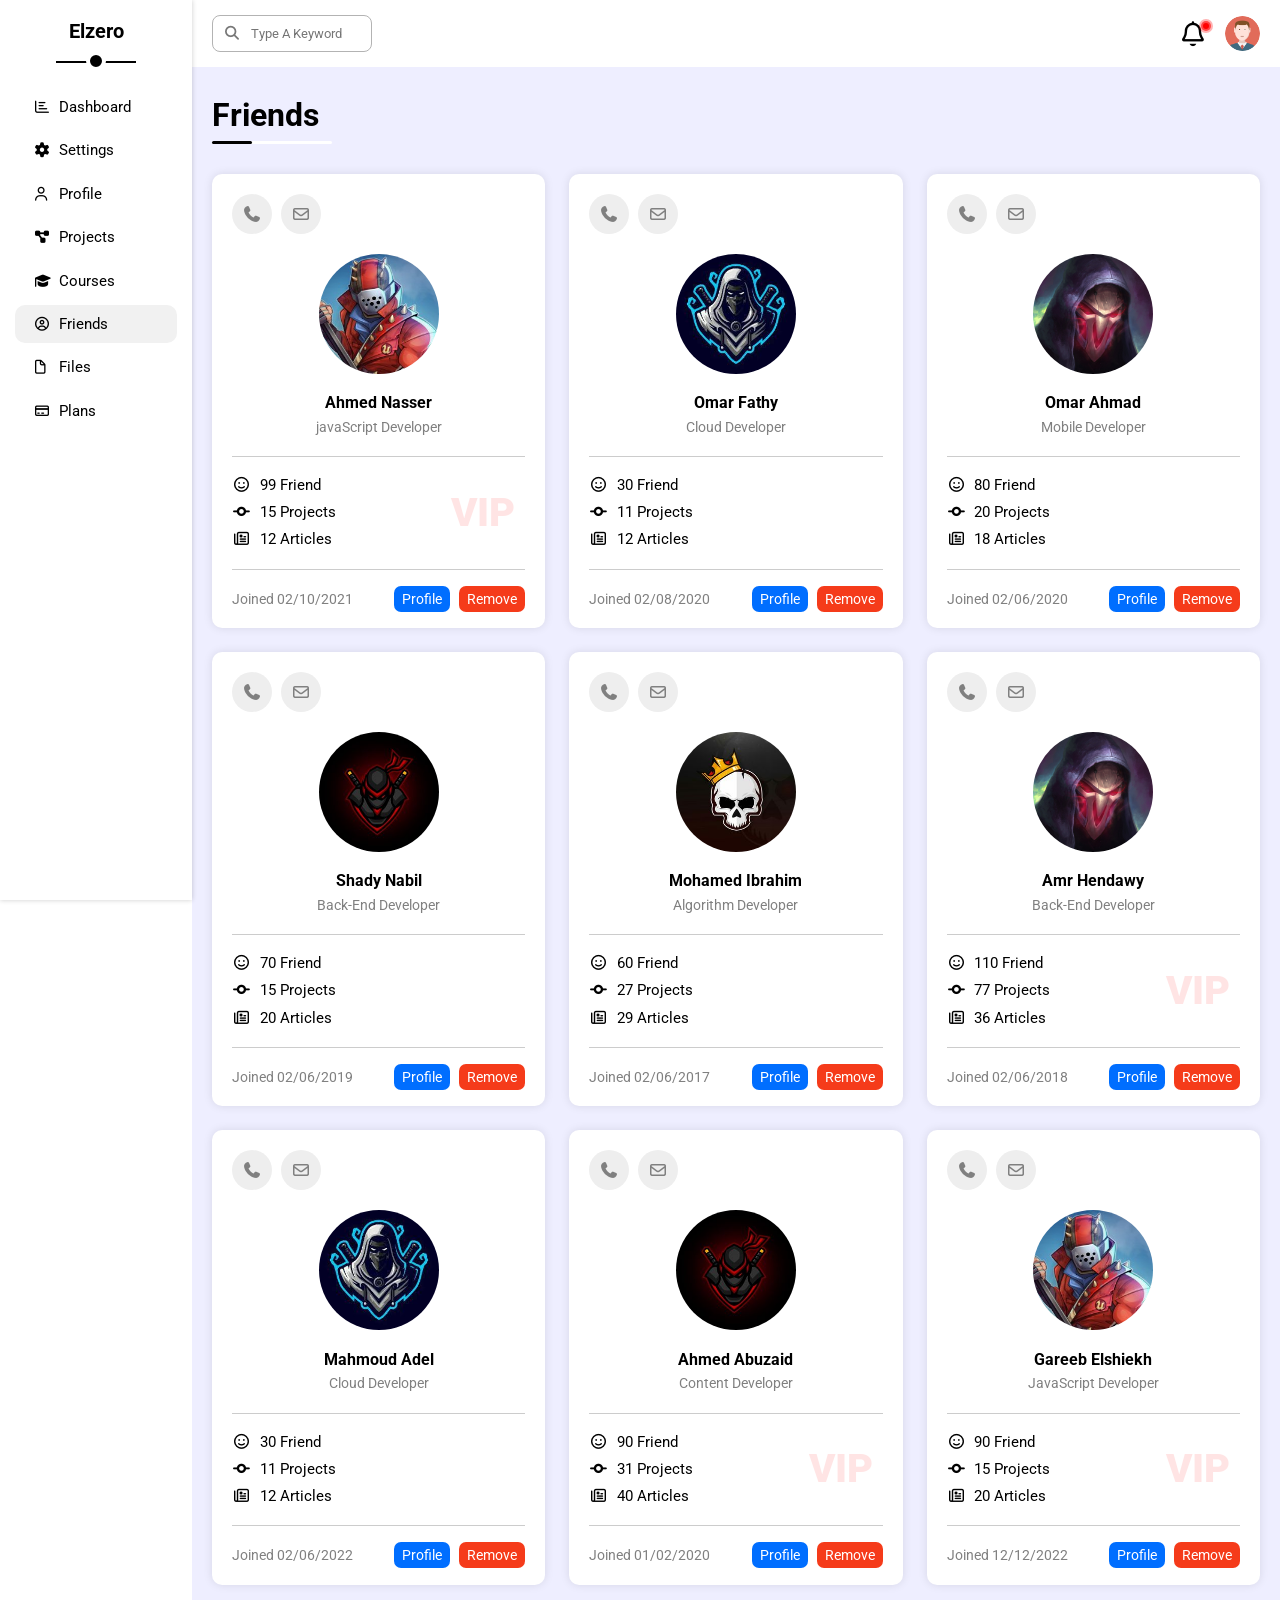
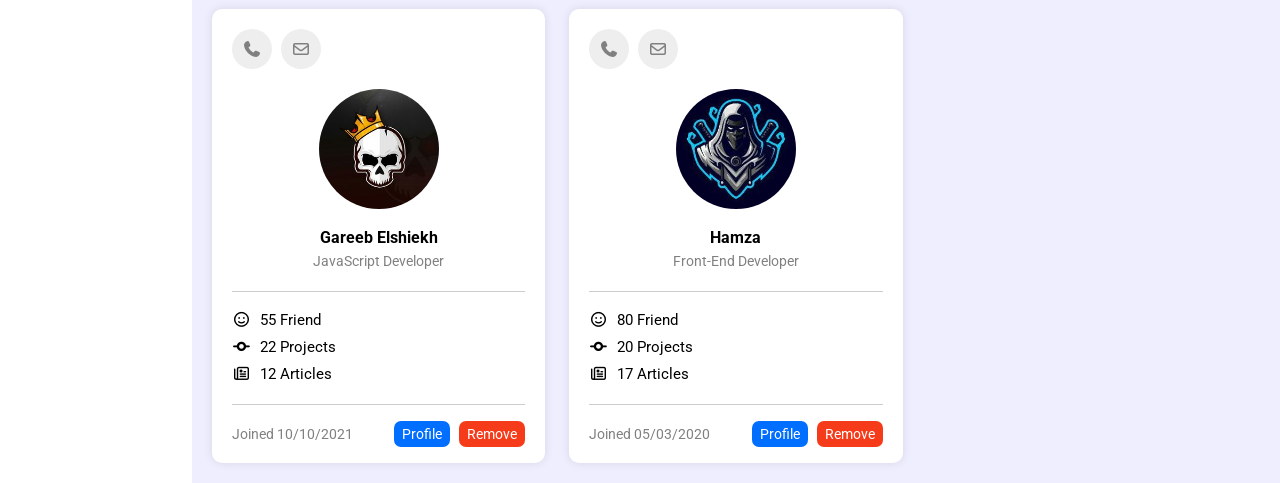
<file: friends.html>
<!DOCTYPE html>
<html lang="en">
<head>
    <meta charset="UTF-8">
    <meta name="viewport" content="width=device-width, initial-scale=1.0">
    <title>Friends</title>
    <link rel="stylesheet" href="FolderCSS/all.min.css">
    <link rel="stylesheet" href="FolderCSS/normalization.css">
    <link rel="stylesheet" href="FolderCSS/components.css">
    <link rel="stylesheet" href="FolderCSS/friendsStyle.css">
</head>
<body>
    <nav>
        <h3>Elzero</h3>
        <ul>
            <li>
                <a href="index.html">
                    <i class="fa-regular fa-chart-bar fa-fw"></i>
                    <span>Dashboard</span>
                </a>
            </li>
            <li>
                <a href="settings.html">
                    <i class="fa-solid fa-gear fa-fw"></i>
                    <span>Settings</span>
                </a>
            </li>
            <li>
                <a href="profile.html">
                    <i class="fa-regular fa-user fa-fw"></i>
                    <span>Profile</span>
                </a>
            </li>
            <li>
                <a href="projects.html">
                    <i class="fa-solid fa-diagram-project fa-fw"></i>
                    <span>Projects</span>
                </a>
            </li>
            <li>
                <a href="courses.html">
                    <i class="fa-solid fa-graduation-cap fa-fw"></i>
                    <span>Courses</span>
                </a>
            </li>
            <li>
                <a href="friends.html">
                    <i class="fa-regular fa-circle-user fa-fw"></i>
                    <span>Friends</span>
                </a>
            </li>
            <li>
                <a href="files.html">
                    <i class="fa-regular fa-file fa-fw"></i>
                    <span>Files</span>
                </a>
            </li>
            <li>
                <a href="plans.html">
                    <i class="fa-regular fa-credit-card fa-fw"></i>
                    <span>Plans</span>
                </a>
            </li>
        </ul>
    </nav>
    <div class="container">
        <header>
            <div class="input">
                <i class="fas fa-search"></i>
                <form action="#">
                    <input type="search" placeholder="Type A Keyword">
                    <input type="reset">
                </form>
            </div>
            <div class="notification">
                <i class="fa-regular fa-bell fa-lg"></i>
                <img src="imgs/avatar.png" alt="this is my photo">
            </div>
        </header>
        <div class="perant">
            <h1>Friends</h1>
            <div class="content">
                <div class="card">
                    <div class="contact">
                        <i class="fa-solid fa-phone"></i>
                        <i class="fa-regular fa-envelope"></i>
                    </div>
                    <div class="introduction">
                        <img src="imgs/friend-01.jpg" alt="">
                        <p><b>Ahmed Nasser</b></p>
                        <span>javaScript Developer</span>
                    </div>
                    <div class="infoes">
                        <div class="info">
                            <i class="fa-regular fa-face-smile fa-fw"></i>
                            <span>99 Friend</span>
                        </div>
                        <div class="info">
                            <i class="fa-solid fa-code-commit fa-fw"></i>
                            <span>15 Projects</span>
                        </div>
                        <div class="info">
                            <i class="fa-regular fa-newspaper fa-fw"></i>
                            <span>12 Articles</span>
                        </div>
                    </div>
                    <div class="setting">
                        <div class="join">
                            <span>Joined 02/10/2021</span>
                        </div>
                        <div class="add">
                            <span>Profile</span>
                            <span>Remove</span>
                        </div>
                    </div>
                </div>
                <div class="card">
                    <div class="contact">
                        <i class="fa-solid fa-phone"></i>
                        <i class="fa-regular fa-envelope"></i>
                    </div>
                    <div class="introduction">
                        <img src="imgs/friend-02.jpg" alt="">
                        <p><b>Omar Fathy</b></p>
                        <span>Cloud Developer</span>
                    </div>
                    <div class="infoes">
                        <div class="info">
                            <i class="fa-regular fa-face-smile fa-fw"></i>
                            <span>30 Friend</span>
                        </div>
                        <div class="info">
                            <i class="fa-solid fa-code-commit fa-fw"></i>
                            <span>11 Projects</span>
                        </div>
                        <div class="info">
                            <i class="fa-regular fa-newspaper fa-fw"></i>
                            <span>12 Articles</span>
                        </div>
                    </div>
                    <div class="setting">
                        <div class="join">
                            <span>Joined 02/08/2020</span>
                        </div>
                        <div class="add">
                            <span>Profile</span>
                            <span>Remove</span>
                        </div>
                    </div>
                </div>
                <div class="card">
                    <div class="contact">
                        <i class="fa-solid fa-phone"></i>
                        <i class="fa-regular fa-envelope"></i>
                    </div>
                    <div class="introduction">
                        <img src="imgs/friend-03.jpg" alt="">
                        <p><b>Omar Ahmad</b></p>
                        <span>Mobile Developer</span>
                    </div>
                    <div class="infoes">
                        <div class="info">
                            <i class="fa-regular fa-face-smile fa-fw"></i>
                            <span>80 Friend</span>
                        </div>
                        <div class="info">
                            <i class="fa-solid fa-code-commit fa-fw"></i>
                            <span>20 Projects</span>
                        </div>
                        <div class="info">
                            <i class="fa-regular fa-newspaper fa-fw"></i>
                            <span>18 Articles</span>
                        </div>
                    </div>
                    <div class="setting">
                        <div class="join">
                            <span>Joined 02/06/2020</span>
                        </div>
                        <div class="add">
                            <span>Profile</span>
                            <span>Remove</span>
                        </div>
                    </div>
                </div>
                <div class="card">
                    <div class="contact">
                        <i class="fa-solid fa-phone"></i>
                        <i class="fa-regular fa-envelope"></i>
                    </div>
                    <div class="introduction">
                        <img src="imgs/friend-04.jpg" alt="">
                        <p><b>Shady Nabil</b></p>
                        <span>Back-End Developer</span>
                    </div>
                    <div class="infoes">
                        <div class="info">
                            <i class="fa-regular fa-face-smile fa-fw"></i>
                            <span>70 Friend</span>
                        </div>
                        <div class="info">
                            <i class="fa-solid fa-code-commit fa-fw"></i>
                            <span>15 Projects</span>
                        </div>
                        <div class="info">
                            <i class="fa-regular fa-newspaper fa-fw"></i>
                            <span>20 Articles</span>
                        </div>
                    </div>
                    <div class="setting">
                        <div class="join">
                            <span>Joined 02/06/2019</span>
                        </div>
                        <div class="add">
                            <span>Profile</span>
                            <span>Remove</span>
                        </div>
                    </div>
                </div>
                <div class="card">
                    <div class="contact">
                        <i class="fa-solid fa-phone"></i>
                        <i class="fa-regular fa-envelope"></i>
                    </div>
                    <div class="introduction">
                        <img src="imgs/friend-05.jpg" alt="">
                        <p><b>Mohamed Ibrahim</b></p>
                        <span>Algorithm Developer</span>
                    </div>
                    <div class="infoes">
                        <div class="info">
                            <i class="fa-regular fa-face-smile fa-fw"></i>
                            <span>60 Friend</span>
                        </div>
                        <div class="info">
                            <i class="fa-solid fa-code-commit fa-fw"></i>
                            <span>27 Projects</span>
                        </div>
                        <div class="info">
                            <i class="fa-regular fa-newspaper fa-fw"></i>
                            <span>29 Articles</span>
                        </div>
                    </div>
                    <div class="setting">
                        <div class="join">
                            <span>Joined 02/06/2017</span>
                        </div>
                        <div class="add">
                            <span>Profile</span>
                            <span>Remove</span>
                        </div>
                    </div>
                </div>
                <div class="card">
                    <div class="contact">
                        <i class="fa-solid fa-phone"></i>
                        <i class="fa-regular fa-envelope"></i>
                    </div>
                    <div class="introduction">
                        <img src="imgs/friend-03.jpg" alt="">
                        <p><b>Amr Hendawy</b></p>
                        <span>Back-End Developer</span>
                    </div>
                    <div class="infoes">
                        <div class="info">
                            <i class="fa-regular fa-face-smile fa-fw"></i>
                            <span>110 Friend</span>
                        </div>
                        <div class="info">
                            <i class="fa-solid fa-code-commit fa-fw"></i>
                            <span>77 Projects</span>
                        </div>
                        <div class="info">
                            <i class="fa-regular fa-newspaper fa-fw"></i>
                            <span>36 Articles</span>
                        </div>
                    </div>
                    <div class="setting">
                        <div class="join">
                            <span>Joined 02/06/2018</span>
                        </div>
                        <div class="add">
                            <span>Profile</span>
                            <span>Remove</span>
                        </div>
                    </div>
                </div>
                <div class="card">
                    <div class="contact">
                        <i class="fa-solid fa-phone"></i>
                        <i class="fa-regular fa-envelope"></i>
                    </div>
                    <div class="introduction">
                        <img src="imgs/friend-02.jpg" alt="">
                        <p><b>Mahmoud Adel</b></p>
                        <span>Cloud Developer</span>
                    </div>
                    <div class="infoes">
                        <div class="info">
                            <i class="fa-regular fa-face-smile fa-fw"></i>
                            <span>30 Friend</span>
                        </div>
                        <div class="info">
                            <i class="fa-solid fa-code-commit fa-fw"></i>
                            <span>11 Projects</span>
                        </div>
                        <div class="info">
                            <i class="fa-regular fa-newspaper fa-fw"></i>
                            <span>12 Articles</span>
                        </div>
                    </div>
                    <div class="setting">
                        <div class="join">
                            <span>Joined 02/06/2022</span>
                        </div>
                        <div class="add">
                            <span>Profile</span>
                            <span>Remove</span>
                        </div>
                    </div>
                </div>
                <div class="card">
                    <div class="contact">
                        <i class="fa-solid fa-phone"></i>
                        <i class="fa-regular fa-envelope"></i>
                    </div>
                    <div class="introduction">
                        <img src="imgs/friend-04.jpg" alt="">
                        <p><b>Ahmed Abuzaid</b></p>
                        <span>Content Developer</span>
                    </div>
                    <div class="infoes">
                        <div class="info">
                            <i class="fa-regular fa-face-smile fa-fw"></i>
                            <span>90 Friend</span>
                        </div>
                        <div class="info">
                            <i class="fa-solid fa-code-commit fa-fw"></i>
                            <span>31 Projects</span>
                        </div>
                        <div class="info">
                            <i class="fa-regular fa-newspaper fa-fw"></i>
                            <span>40 Articles</span>
                        </div>
                    </div>
                    <div class="setting">
                        <div class="join">
                            <span>Joined 01/02/2020</span>
                        </div>
                        <div class="add">
                            <span>Profile</span>
                            <span>Remove</span>
                        </div>
                    </div>
                </div>
                <div class="card">
                    <div class="contact">
                        <i class="fa-solid fa-phone"></i>
                        <i class="fa-regular fa-envelope"></i>
                    </div>
                    <div class="introduction">
                        <img src="imgs/friend-01.jpg" alt="">
                        <p><b>Gareeb Elshiekh</b></p>
                        <span>JavaScript Developer</span>
                    </div>
                    <div class="infoes">
                        <div class="info">
                            <i class="fa-regular fa-face-smile fa-fw"></i>
                            <span>90 Friend</span>
                        </div>
                        <div class="info">
                            <i class="fa-solid fa-code-commit fa-fw"></i>
                            <span>15 Projects</span>
                        </div>
                        <div class="info">
                            <i class="fa-regular fa-newspaper fa-fw"></i>
                            <span>20 Articles</span>
                        </div>
                    </div>
                    <div class="setting">
                        <div class="join">
                            <span>Joined 12/12/2022</span>
                        </div>
                        <div class="add">
                            <span>Profile</span>
                            <span>Remove</span>
                        </div>
                    </div>
                </div>
                <div class="card">
                    <div class="contact">
                        <i class="fa-solid fa-phone"></i>
                        <i class="fa-regular fa-envelope"></i>
                    </div>
                    <div class="introduction">
                        <img src="imgs/friend-05.jpg" alt="">
                        <p><b>Gareeb Elshiekh</b></p>
                        <span>JavaScript Developer</span>
                    </div>
                    <div class="infoes">
                        <div class="info">
                            <i class="fa-regular fa-face-smile fa-fw"></i>
                            <span>55 Friend</span>
                        </div>
                        <div class="info">
                            <i class="fa-solid fa-code-commit fa-fw"></i>
                            <span>22 Projects</span>
                        </div>
                        <div class="info">
                            <i class="fa-regular fa-newspaper fa-fw"></i>
                            <span>12 Articles</span>
                        </div>
                    </div>
                    <div class="setting">
                        <div class="join">
                            <span>Joined 10/10/2021</span>
                        </div>
                        <div class="add">
                            <span>Profile</span>
                            <span>Remove</span>
                        </div>
                    </div>
                </div>
                <div class="card">
                    <div class="contact">
                        <i class="fa-solid fa-phone"></i>
                        <i class="fa-regular fa-envelope"></i>
                    </div>
                    <div class="introduction">
                        <img src="imgs/friend-02.jpg" alt="">
                        <p><b>Hamza</b></p>
                        <span>Front-End Developer</span>
                    </div>
                    <div class="infoes">
                        <div class="info">
                            <i class="fa-regular fa-face-smile fa-fw"></i>
                            <span>80 Friend</span>
                        </div>
                        <div class="info">
                            <i class="fa-solid fa-code-commit fa-fw"></i>
                            <span>20 Projects</span>
                        </div>
                        <div class="info">
                            <i class="fa-regular fa-newspaper fa-fw"></i>
                            <span>17 Articles</span>
                        </div>
                    </div>
                    <div class="setting">
                        <div class="join">
                            <span>Joined 05/03/2020</span>
                        </div>
                        <div class="add">
                            <span>Profile</span>
                            <span>Remove</span>
                        </div>
                    </div>
                </div>
            </div>
        </div>
    </div>
</body>
</html>
</file>
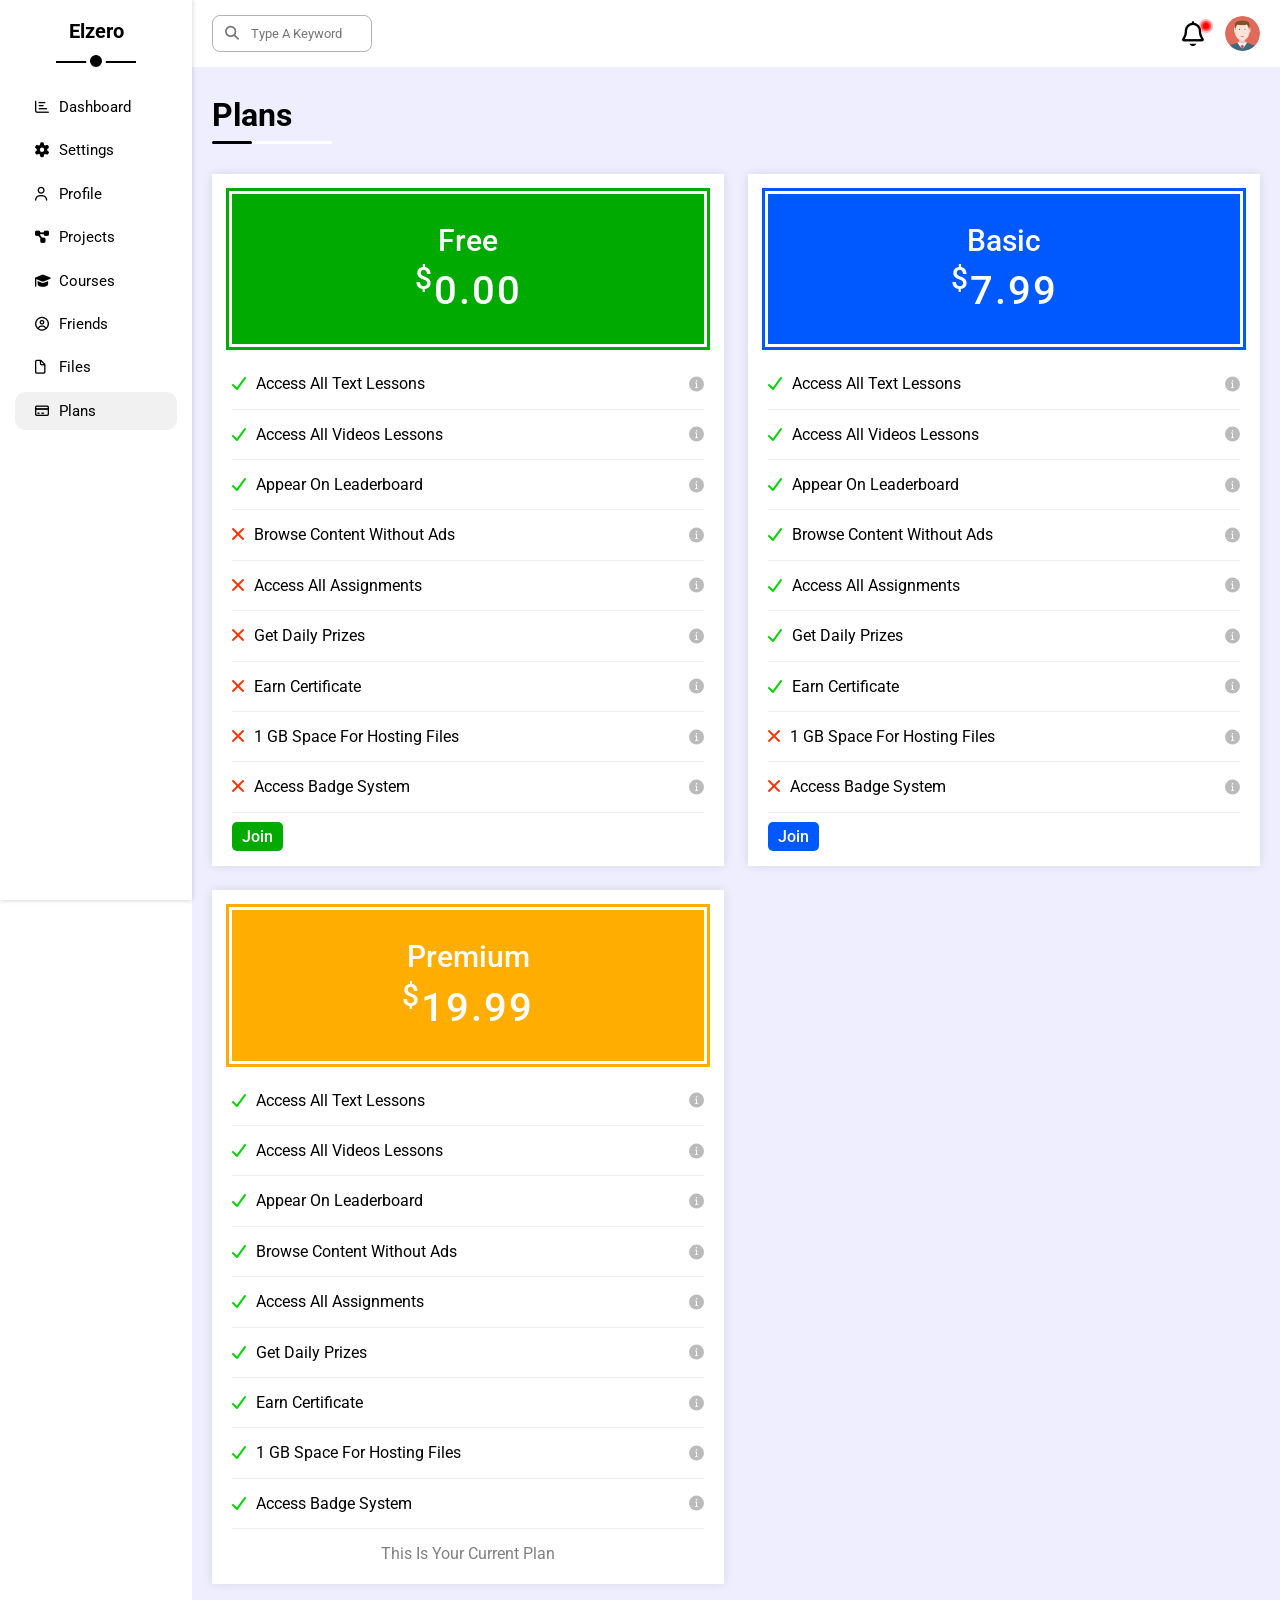
<file: plans.html>
<!DOCTYPE html>
<html lang="en">
<head>
    <meta charset="UTF-8">
    <meta name="viewport" content="width=device-width, initial-scale=1.0">
    <title>Plans</title>
    <link rel="stylesheet" href="FolderCSS/all.min.css">
    <link rel="stylesheet" href="FolderCSS/normalization.css">
    <link rel="stylesheet" href="FolderCSS/components.css">
    <link rel="stylesheet" href="FolderCSS/plansStyle.css">
</head>
<body>
    <nav>
        <h3>Elzero</h3>
        <ul>
            <li>
                <a href="index.html">
                    <i class="fa-regular fa-chart-bar fa-fw"></i>
                    <span>Dashboard</span>
                </a>
            </li>
            <li>
                <a href="settings.html">
                    <i class="fa-solid fa-gear fa-fw"></i>
                    <span>Settings</span>
                </a>
            </li>
            <li>
                <a href="profile.html">
                    <i class="fa-regular fa-user fa-fw"></i>
                    <span>Profile</span>
                </a>
            </li>
            <li>
                <a href="projects.html">
                    <i class="fa-solid fa-diagram-project fa-fw"></i>
                    <span>Projects</span>
                </a>
            </li>
            <li>
                <a href="courses.html">
                    <i class="fa-solid fa-graduation-cap fa-fw"></i>
                    <span>Courses</span>
                </a>
            </li>
            <li>
                <a href="friends.html">
                    <i class="fa-regular fa-circle-user fa-fw"></i>
                    <span>Friends</span>
                </a>
            </li>
            <li>
                <a href="files.html">
                    <i class="fa-regular fa-file fa-fw"></i>
                    <span>Files</span>
                </a>
            </li>
            <li>
                <a href="plans.html">
                    <i class="fa-regular fa-credit-card fa-fw"></i>
                    <span>Plans</span>
                </a>
            </li>
        </ul>
    </nav>
    <div class="container">
        <header>
            <div class="input">
                <i class="fas fa-search"></i>
                <form action="#">
                    <input type="search" placeholder="Type A Keyword">
                    <input type="reset">
                </form>
            </div>
            <div class="notification">
                <i class="fa-regular fa-bell fa-lg"></i>
                <img src="imgs/avatar.png" alt="this is my photo">
            </div>
        </header>
        <div class="perant">
            <h1>Plans</h1>
            <div class="content">
                <div class="card">
                    <div class="discount">
                        <span>Free</span>
                        <span><sup>$</sup>0.00</span>
                    </div>
                    <ul>
                        <li>Access All Text Lessons</li>
                        <li>Access All Videos Lessons</li>
                        <li>Appear On Leaderboard</li>
                        <li>Browse Content Without Ads</li>
                        <li>Access All Assignments</li>
                        <li>Get Daily Prizes</li>
                        <li>Earn Certificate</li>
                        <li>1 GB Space For Hosting Files</li>
                        <li>Access Badge System</li>
                    </ul>
                    <a href="#">Join</a>
                </div>
                <div class="card">
                    <div class="discount">
                        <span>Basic</span>
                        <span><sup>$</sup>7.99</span>
                    </div>
                    <ul>
                        <li>Access All Text Lessons</li>
                        <li>Access All Videos Lessons</li>
                        <li>Appear On Leaderboard</li>
                        <li>Browse Content Without Ads</li>
                        <li>Access All Assignments</li>
                        <li>Get Daily Prizes</li>
                        <li>Earn Certificate</li>
                        <li>1 GB Space For Hosting Files</li>
                        <li>Access Badge System</li>
                    </ul>
                    <a href="#">Join</a>
                </div>
                <div class="card">
                    <div class="discount">
                        <span>Premium</span>
                        <span><sup>$</sup>19.99</span>
                    </div>
                    <ul>
                        <li>Access All Text Lessons</li>
                        <li>Access All Videos Lessons</li>
                        <li>Appear On Leaderboard</li>
                        <li>Browse Content Without Ads</li>
                        <li>Access All Assignments</li>
                        <li>Get Daily Prizes</li>
                        <li>Earn Certificate</li>
                        <li>1 GB Space For Hosting Files</li>
                        <li>Access Badge System</li>
                    </ul>
                    <p>This Is Your Current Plan</p>
                </div>
            </div>
        </div>
    </div>
</body>
</html>
</file>
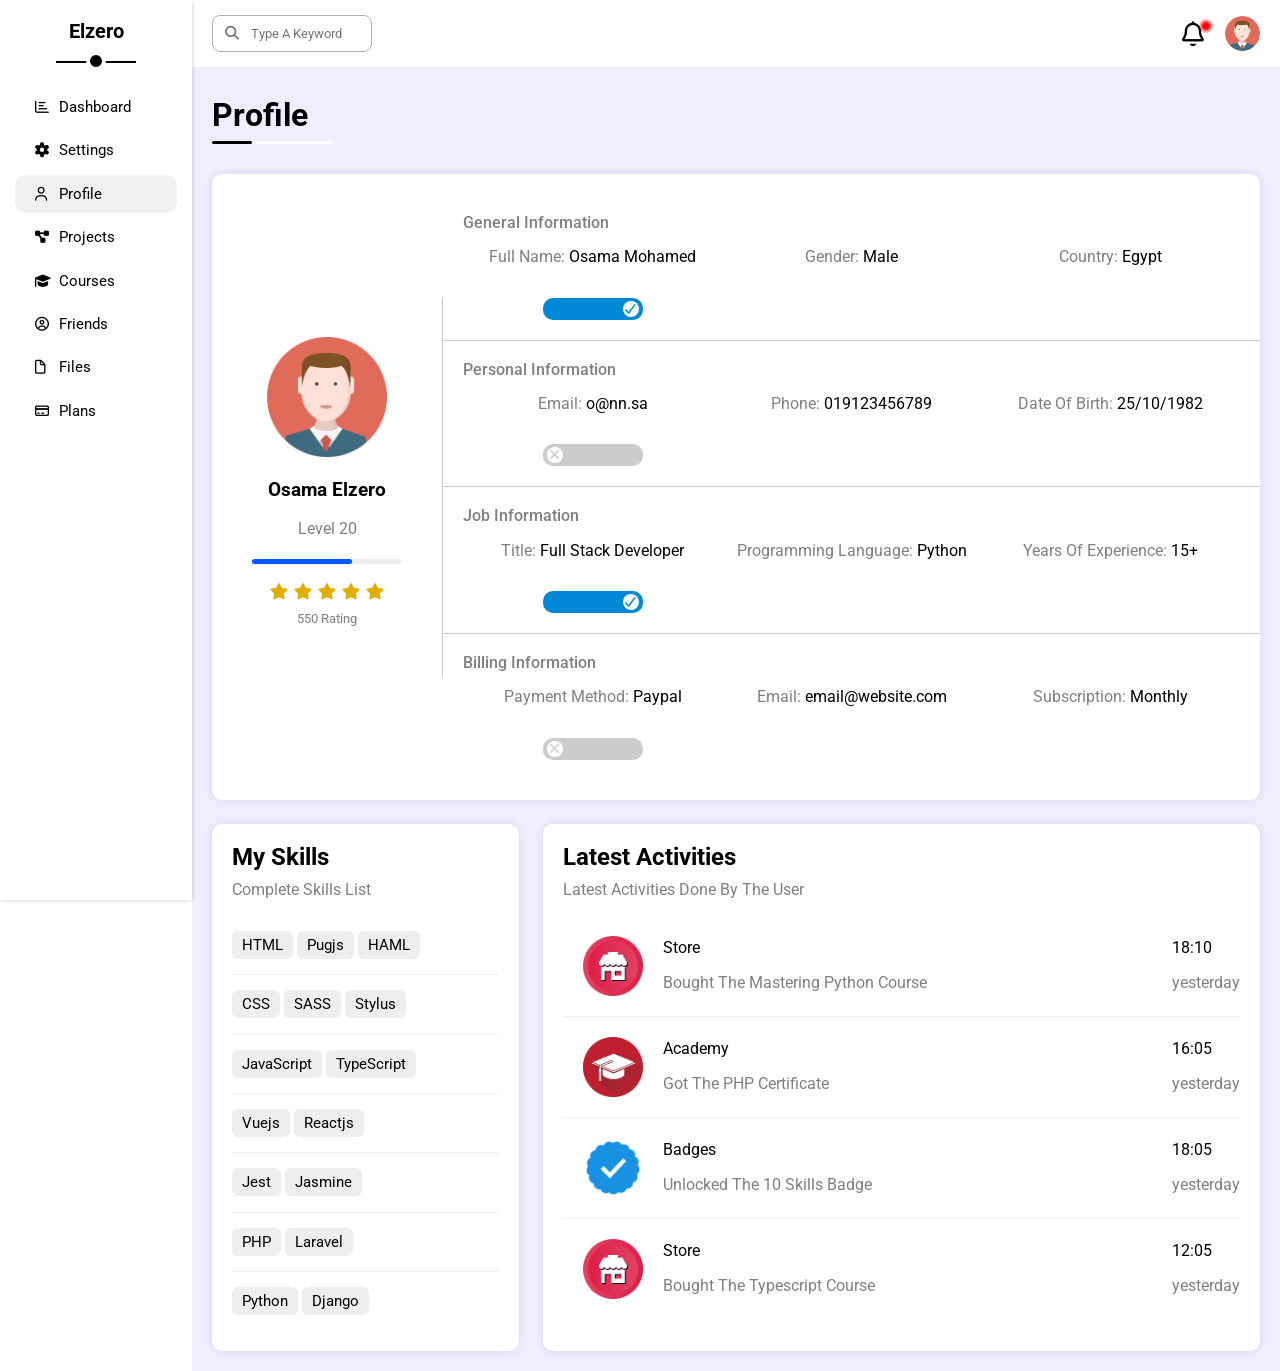
<file: profile.html>
<!DOCTYPE html>
<html lang="en">
<head>
    <meta charset="UTF-8">
    <meta name="viewport" content="width=device-width, initial-scale=1.0">
    <title>Profile</title>
    <link rel="stylesheet" href="FolderCSS/all.min.css">
    <link rel="stylesheet" href="FolderCSS/normalization.css">
    <link rel="stylesheet" href="FolderCSS/components.css">
    <link rel="stylesheet" href="FolderCSS/profileStyle.css">
</head>
<body>
    <nav>
        <h3>Elzero</h3>
        <ul>
            <li>
                <a href="index.html">
                    <i class="fa-regular fa-chart-bar fa-fw"></i>
                    <span>Dashboard</span>
                </a>
            </li>
            <li>
                <a href="settings.html">
                    <i class="fa-solid fa-gear fa-fw"></i>
                    <span>Settings</span>
                </a>
            </li>
            <li>
                <a href="profile.html">
                    <i class="fa-regular fa-user fa-fw"></i>
                    <span>Profile</span>
                </a>
            </li>
            <li>
                <a href="projects.html">
                    <i class="fa-solid fa-diagram-project fa-fw"></i>
                    <span>Projects</span>
                </a>
            </li>
            <li>
                <a href="courses.html">
                    <i class="fa-solid fa-graduation-cap fa-fw"></i>
                    <span>Courses</span>
                </a>
            </li>
            <li>
                <a href="friends.html">
                    <i class="fa-regular fa-circle-user fa-fw"></i>
                    <span>Friends</span>
                </a>
            </li>
            <li>
                <a href="files.html">
                    <i class="fa-regular fa-file fa-fw"></i>
                    <span>Files</span>
                </a>
            </li>
            <li>
                <a href="plans.html">
                    <i class="fa-regular fa-credit-card fa-fw"></i>
                    <span>Plans</span>
                </a>
            </li>
        </ul>
    </nav>
    <div class="container">
        <header>
            <div class="input">
                <i class="fas fa-search"></i>
                <form action="#">
                    <input type="search" placeholder="Type A Keyword">
                    <input type="reset">
                </form>
            </div>
            <div class="notification">
                <i class="fa-regular fa-bell fa-lg"></i>
                <img src="imgs/avatar.png" alt="this is my photo">
            </div>
        </header>
        <div class="perant">
            <h1>Profile</h1>
            <div class="content">
                <div class="card">
                    <div class="introduction">
                        <div class="box">
                            <img src="imgs/avatar.png" alt="">
                            <h3>Osama Elzero</h3>
                            <p>Level 20</p>
                            <div class="meter"></div>
                            <i class="fa-solid fa-star c-orange fs-13"></i>
                            <i class="fa-solid fa-star c-orange fs-13"></i>
                            <i class="fa-solid fa-star c-orange fs-13"></i>
                            <i class="fa-solid fa-star c-orange fs-13"></i>
                            <i class="fa-solid fa-star c-orange fs-13"></i>
                            <span>550 Rating</span>
                        </div>
                    </div>
                    <div class="boxes">
                        <div class="box">
                            <p class="name-box">General Information</p>
                            <div>
                                <p><span>Full Name:</span> Osama Mohamed</p>
                                <p><span>Gender:</span> Male</p>
                                <p><span>Country:</span> Egypt</p>
                                <input type="checkbox" id="General" checked>
                                <label for="General"></label>
                            </div>
                        </div>
                        <div class="box">
                            <p class="name-box">Personal Information</p>
                            <div>
                                <p><span>Email:</span> o@nn.sa</p>
                                <p><span>Phone:</span> 019123456789</p>
                                <p><span>Date Of Birth:</span> 25/10/1982</p>
                                <input type="checkbox" id="Personal">
                                <label for="Personal"></label>
                            </div>
                        </div>
                        <div class="box">
                            <p class="name-box">Job Information</p>
                            <div>
                                <p><span>Title:</span> Full Stack Developer</p>
                                <p><span>Programming Language:</span> Python</p>
                                <p><span>Years Of Experience:</span> 15+</p>
                                <input type="checkbox" id="Job" checked>
                                <label for="Job"></label>
                            </div>
                        </div>
                        <div class="box">
                            <p class="name-box">Billing Information</p>
                            <div>
                                <p><span>Payment Method:</span> Paypal</p>
                                <p><span>Email:</span> email@website.com</p>
                                <p><span>Subscription:</span> Monthly</p>
                                <input type="checkbox" id="Billing">
                                <label for="Billing"></label>
                            </div>
                        </div>
                    </div>
                </div>
                <div class="card">
                    <h2>My Skills</h2>
                    <p>Complete Skills List</p>
                    <div>
                        <span>HTML</span>
                        <span>Pugjs</span>
                        <span>HAML</span>
                    </div>
                    <div>
                        <span>CSS</span>
                        <span>SASS</span>
                        <span>Stylus</span>
                    </div>
                    <div>
                        <span>JavaScript</span>
                        <span>TypeScript</span>
                    </div>
                    <div>
                        <span>Vuejs</span>
                        <span>Reactjs</span>
                    </div>
                    <div>
                        <span>Jest</span>
                        <span>Jasmine</span>
                    </div>
                    <div>
                        <span>PHP</span>
                        <span>Laravel</span>
                    </div>
                    <div>
                        <span>Python</span>
                        <span>Django</span>
                    </div>
                </div>
                <div class="card">
                    <h2>Latest Activities</h2>
                    <p>Latest Activities Done By The User</p>
                    <div class="box">
                        <img src="imgs/activity-01.png" alt="">
                        <div class="text">
                            <p>Store</p>
                            <p>Bought The Mastering Python Course</p>
                        </div>
                        <div class="text">
                            <p>18:10</p>
                            <p>yesterday</p>
                        </div>
                    </div>
                    <div class="box">
                        <img src="imgs/activity-02.png" alt="">
                        <div class="text">
                            <p>Academy</p>
                            <p>Got The PHP Certificate</p>
                        </div>
                        <div class="text">
                            <p>16:05</p>
                            <p>yesterday</p>
                        </div>
                    </div>
                    <div class="box">
                        <img src="imgs/activity-03.png" alt="">
                        <div class="text">
                            <p>Badges</p>
                            <p>Unlocked The 10 Skills Badge</p>
                        </div>
                        <div class="text">
                            <p>18:05</p>
                            <p>yesterday</p>
                        </div>
                    </div>
                    <div class="box">
                        <img src="imgs/activity-01.png" alt="">
                        <div class="text">
                            <p>Store</p>
                            <p>Bought The Typescript Course</p>
                        </div>
                        <div class="text">
                            <p>12:05</p>
                            <p>yesterday</p>
                        </div>
                    </div>
                </div>
            </div>
        </div>
    </div>
</body>
</html>
</file>
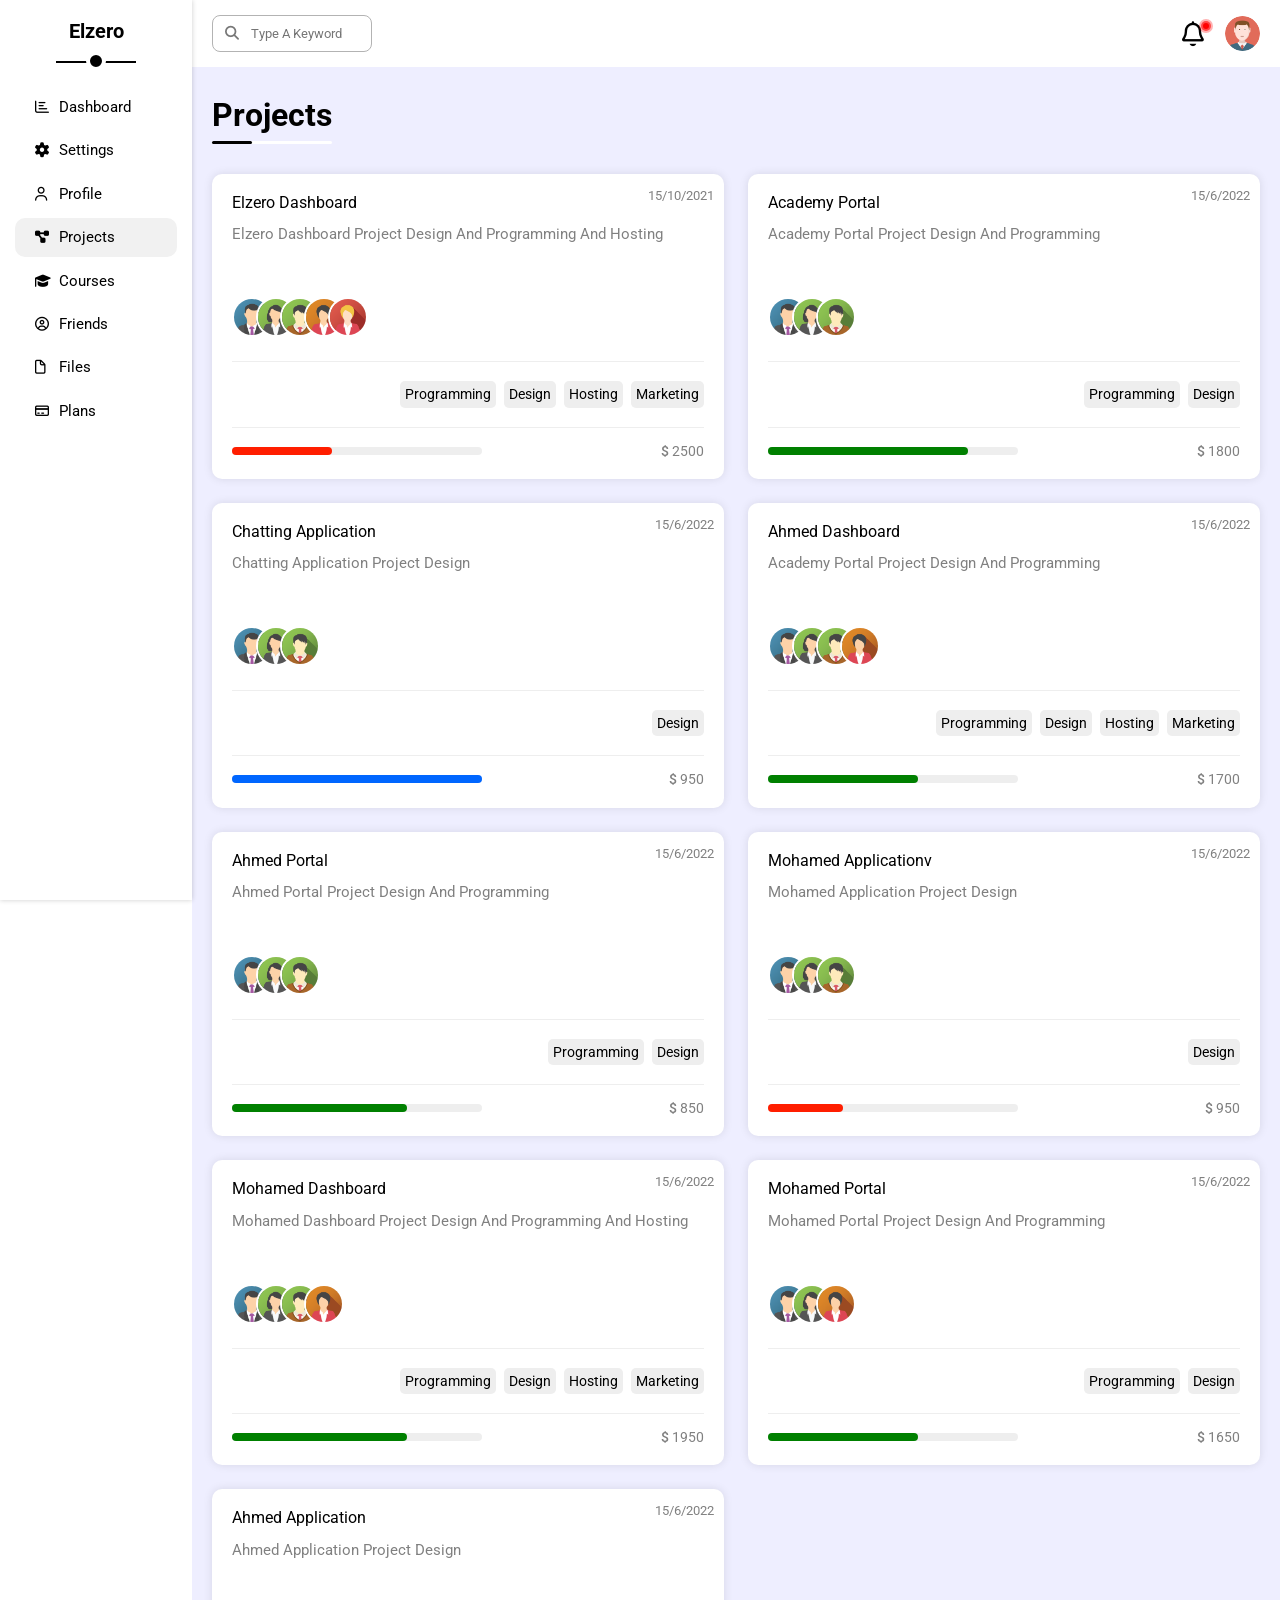
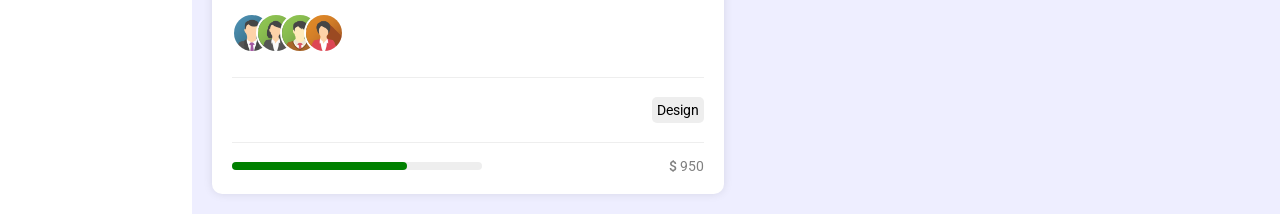
<file: projects.html>
<!DOCTYPE html>
<html lang="en">
<head>
    <meta charset="UTF-8">
    <meta name="viewport" content="width=device-width, initial-scale=1.0">
    <title>Projects</title>
    <link rel="stylesheet" href="FolderCSS/all.min.css">
    <link rel="stylesheet" href="FolderCSS/normalization.css">
    <link rel="stylesheet" href="FolderCSS/components.css">
    <link rel="stylesheet" href="FolderCSS/projectsStyle.css">
</head>
<body>
    <nav>
        <h3>Elzero</h3>
        <ul>
            <li>
                <a href="index.html">
                    <i class="fa-regular fa-chart-bar fa-fw"></i>
                    <span>Dashboard</span>
                </a>
            </li>
            <li>
                <a href="settings.html">
                    <i class="fa-solid fa-gear fa-fw"></i>
                    <span>Settings</span>
                </a>
            </li>
            <li>
                <a href="profile.html">
                    <i class="fa-regular fa-user fa-fw"></i>
                    <span>Profile</span>
                </a>
            </li>
            <li>
                <a href="projects.html">
                    <i class="fa-solid fa-diagram-project fa-fw"></i>
                    <span>Projects</span>
                </a>
            </li>
            <li>
                <a href="courses.html">
                    <i class="fa-solid fa-graduation-cap fa-fw"></i>
                    <span>Courses</span>
                </a>
            </li>
            <li>
                <a href="friends.html">
                    <i class="fa-regular fa-circle-user fa-fw"></i>
                    <span>Friends</span>
                </a>
            </li>
            <li>
                <a href="files.html">
                    <i class="fa-regular fa-file fa-fw"></i>
                    <span>Files</span>
                </a>
            </li>
            <li>
                <a href="plans.html">
                    <i class="fa-regular fa-credit-card fa-fw"></i>
                    <span>Plans</span>
                </a>
            </li>
        </ul>
    </nav>
    <div class="container">
        <header>
            <div class="input">
                <i class="fas fa-search"></i>
                <form action="#">
                    <input type="search" placeholder="Type A Keyword">
                    <input type="reset">
                </form>
            </div>
            <div class="notification">
                <i class="fa-regular fa-bell fa-lg"></i>
                <img src="imgs/avatar.png" alt="this is my photo">
            </div>
        </header>
        <div class="perant">
            <h1>Projects</h1>
            <div class="content">
                <div class="card">
                    <p>Elzero Dashboard</p>
                    <p>Elzero Dashboard Project Design And Programming And Hosting</p>
                    <span>15/10/2021</span>
                    <div class="imgs">
                        <img src="imgs/team-01.png" alt="">
                        <img src="imgs/team-02.png" alt="">
                        <img src="imgs/team-03.png" alt="">
                        <img src="imgs/team-04.png" alt="">
                        <img src="imgs/team-05.png" alt="">
                    </div>
                    <div class="box">
                        <p>Programming</p>
                        <p>Design</p>
                        <p>Hosting</p>
                        <p>Marketing</p>
                    </div>
                    <div class="box">
                        <div class="meter"><span style="width: 40%;"></span></div>
                        <span>$ 2500</span>
                    </div>
                </div>
                <div class="card">
                    <p>Academy Portal</p>
                    <p>Academy Portal Project Design And Programming</p>
                    <span>15/6/2022</span>
                    <div class="imgs">
                        <img src="imgs/team-01.png" alt="">
                        <img src="imgs/team-02.png" alt="">
                        <img src="imgs/team-03.png" alt="">
                    </div>
                    <div class="box">
                        <p>Programming</p>
                        <p>Design</p>
                    </div>
                    <div class="box">
                        <div class="meter"><span style="width: 80%;"></span></div>
                        <span>$ 1800</span>
                    </div>
                </div>
                <div class="card">
                    <p>Chatting Application</p>
                    <p>Chatting Application Project Design</p>
                    <span>15/6/2022</span>
                    <div class="imgs">
                        <img src="imgs/team-01.png" alt="">
                        <img src="imgs/team-02.png" alt="">
                        <img src="imgs/team-03.png" alt="">
                    </div>
                    <div class="box">
                        <p>Design</p>
                    </div>
                    <div class="box">
                        <div class="meter"><span style="width: 100%;"></span></div>
                        <span>$ 950</span>
                    </div>
                </div>
                <div class="card">
                    <p>Ahmed Dashboard</p>
                    <p>Academy Portal Project Design And Programming</p>
                    <span>15/6/2022</span>
                    <div class="imgs">
                        <img src="imgs/team-01.png" alt="">
                        <img src="imgs/team-02.png" alt="">
                        <img src="imgs/team-03.png" alt="">
                        <img src="imgs/team-04.png" alt="">
                    </div>
                    <div class="box">
                        <p>Programming</p>
                        <p>Design</p>
                        <p>Hosting</p>
                        <p>Marketing</p>
                    </div>
                    <div class="box">
                        <div class="meter"><span style="width: 60%;"></span></div>
                        <span>$ 1700</span>
                    </div>
                </div>
                <div class="card">
                    <p>Ahmed Portal</p>
                    <p>Ahmed Portal Project Design And Programming</p>
                    <span>15/6/2022</span>
                    <div class="imgs">
                        <img src="imgs/team-01.png" alt="">
                        <img src="imgs/team-02.png" alt="">
                        <img src="imgs/team-03.png" alt="">
                    </div>
                    <div class="box">
                        <p>Programming</p>
                        <p>Design</p>
                    </div>
                    <div class="box">
                        <div class="meter"><span style="width: 70%;"></span></div>
                        <span>$ 850</span>
                    </div>
                </div>
                <div class="card">
                    <p>Mohamed Applicationv</p>
                    <p>Mohamed Application Project Design</p>
                    <span>15/6/2022</span>
                    <div class="imgs">
                        <img src="imgs/team-01.png" alt="">
                        <img src="imgs/team-02.png" alt="">
                        <img src="imgs/team-03.png" alt="">
                    </div>
                    <div class="box">
                        <p>Design</p>
                    </div>
                    <div class="box">
                        <div class="meter"><span style="width: 30%;"></span></div>
                        <span>$ 950</span>
                    </div>
                </div>
                <div class="card">
                    <p>Mohamed Dashboard</p>
                    <p>Mohamed Dashboard Project Design And Programming And Hosting</p>
                    <span>15/6/2022</span>
                    <div class="imgs">
                        <img src="imgs/team-01.png" alt="">
                        <img src="imgs/team-02.png" alt="">
                        <img src="imgs/team-03.png" alt="">
                        <img src="imgs/team-04.png" alt="">
                    </div>
                    <div class="box">
                        <p>Programming</p>
                        <p>Design</p>
                        <p>Hosting</p>
                        <p>Marketing</p>
                    </div>
                    <div class="box">
                        <div class="meter"><span style="width: 70%;"></span></div>
                        <span>$ 1950</span>
                    </div>
                </div>
                <div class="card">
                    <p>Mohamed Portal</p>
                    <p>Mohamed Portal Project Design And Programming</p>
                    <span>15/6/2022</span>
                    <div class="imgs">
                        <img src="imgs/team-01.png" alt="">
                        <img src="imgs/team-02.png" alt="">
                        <img src="imgs/team-04.png" alt="">
                    </div>
                    <div class="box">
                        <p>Programming</p>
                        <p>Design</p>
                    </div>
                    <div class="box">
                        <div class="meter"><span style="width: 60%;"></span></div>
                        <span>$ 1650</span>
                    </div>
                </div>
                <div class="card">
                    <p>Ahmed Application</p>
                    <p>Ahmed Application Project Design</p>
                    <span>15/6/2022</span>
                    <div class="imgs">
                        <img src="imgs/team-01.png" alt="">
                        <img src="imgs/team-02.png" alt="">
                        <img src="imgs/team-03.png" alt="">
                        <img src="imgs/team-04.png" alt="">
                    </div>
                    <div class="box">
                        <p>Design</p>
                    </div>
                    <div class="box">
                        <div class="meter"><span style="width: 70%;"></span></div>
                        <span>$ 950</span>
                    </div>
                </div>
            </div>
        </div>
    </div>
</body>
</html>
</file>
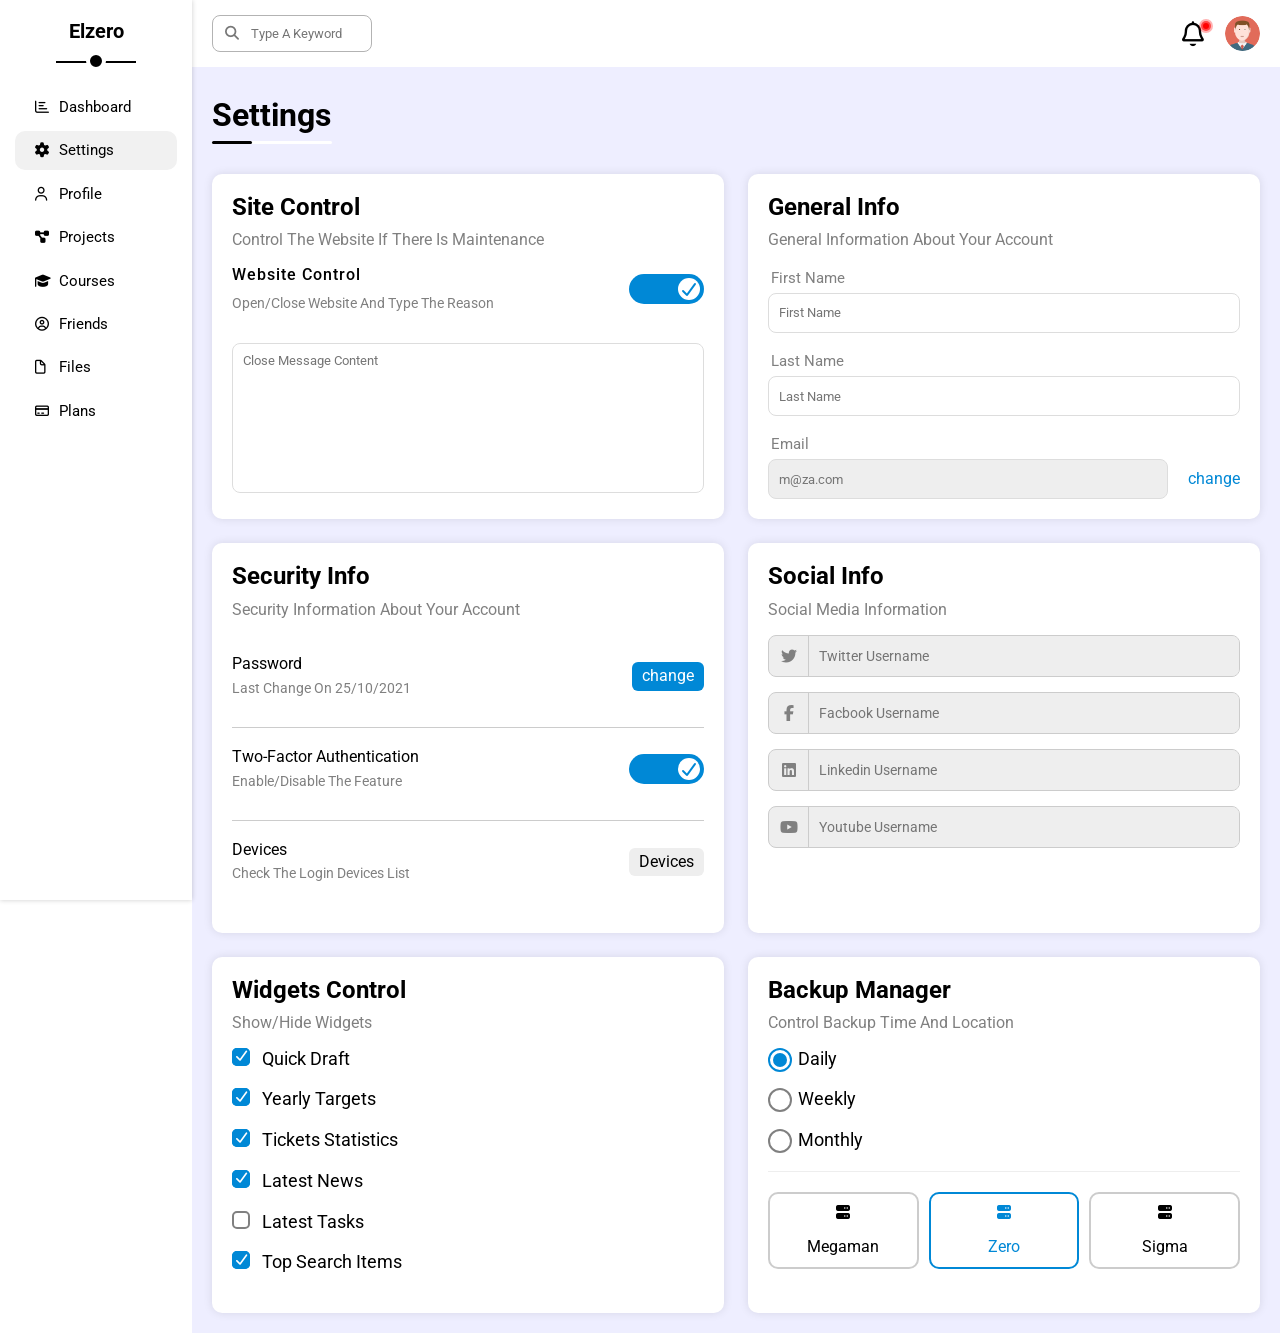
<file: settings.html>
<!DOCTYPE html>
<html lang="en">
<head>
    <meta charset="UTF-8">
    <meta name="viewport" content="width=device-width, initial-scale=1.0">
    <title>Settings</title>
    <link rel="stylesheet" href="FolderCSS/all.min.css">
    <link rel="stylesheet" href="FolderCSS/normalization.css">
    <link rel="stylesheet" href="FolderCSS/components.css">
    <link rel="stylesheet" href="FolderCSS/settingsStyle.css">
</head>
<body>
    <nav>
        <h3>Elzero</h3>
        <ul>
            <li>
                <a href="index.html">
                    <i class="fa-regular fa-chart-bar fa-fw"></i>
                    <span>Dashboard</span>
                </a>
            </li>
            <li>
                <a href="settings.html">
                    <i class="fa-solid fa-gear fa-fw"></i>
                    <span>Settings</span>
                </a>
            </li>
            <li>
                <a href="profile.html">
                    <i class="fa-regular fa-user fa-fw"></i>
                    <span>Profile</span>
                </a>
            </li>
            <li>
                <a href="projects.html">
                    <i class="fa-solid fa-diagram-project fa-fw"></i>
                    <span>Projects</span>
                </a>
            </li>
            <li>
                <a href="courses.html">
                    <i class="fa-solid fa-graduation-cap fa-fw"></i>
                    <span>Courses</span>
                </a>
            </li>
            <li>
                <a href="friends.html">
                    <i class="fa-regular fa-circle-user fa-fw"></i>
                    <span>Friends</span>
                </a>
            </li>
            <li>
                <a href="files.html">
                    <i class="fa-regular fa-file fa-fw"></i>
                    <span>Files</span>
                </a>
            </li>
            <li>
                <a href="plans.html">
                    <i class="fa-regular fa-credit-card fa-fw"></i>
                    <span>Plans</span>
                </a>
            </li>
        </ul>
    </nav>
    <div class="container">
        <header>
            <div class="input">
                <i class="fas fa-search"></i>
                <form action="#">
                    <input type="search" placeholder="Type A Keyword">
                    <input type="reset">
                </form>
            </div>
            <div class="notification">
                <i class="fa-regular fa-bell fa-lg"></i>
                <img src="imgs/avatar.png" alt="this is my photo">
            </div>
        </header>
        <div class="perant">
            <h1>Settings</h1>
            <div class="content">
                <div class="card">
                    <h2>Site Control</h2>
                    <p>Control The Website If There Is Maintenance</p>
                    <div class="box">
                        <div class="text">
                            <p>Website Control</p>
                            <small>Open/Close Website And Type The Reason</small>
                        </div>
                        <div class="checked">
                            <input type="checkbox" id="Control" checked>
                            <label for="Control"></label>
                        </div>
                    </div>
                    <textarea placeholder="Close Message Content"></textarea>
                </div>
                <div class="card">
                    <h2>General Info</h2>
                    <p>General Information About Your Account</p>
                    <label for="first-name">First Name</label>
                    <input type="text" id="first-name" placeholder="First Name">
                    <label for="last-name">Last Name</label>
                    <input type="text" id="last-name" placeholder="Last Name">
                    <div class="box">
                        <label>Email</label>
                        <input type="email" placeholder="m@za.com" disabled>
                        <a href="#">change</a>
                    </div>
                </div>
                <div class="card">
                    <h2>Security Info</h2>
                    <p>Security Information About Your Account</p>
                    <div class="box">
                        <div class="text">
                            <p>Password</p>
                            <span>Last Change On 25/10/2021</span>
                        </div>
                        <a href="#">change</a>
                    </div>
                    <div class="box">
                        <div class="text">
                            <p>Two-Factor Authentication</p>
                            <span>Enable/Disable The Feature</span>
                        </div>
                        <div class="checked">
                            <input type="checkbox" id="Authentication" checked>
                            <label for="Authentication"></label>
                        </div>
                    </div>
                    <div class="box">
                        <div class="text">
                            <p>Devices</p>
                            <span>Check The Login Devices List</span>
                        </div>
                        <a href="#">Devices</a>
                    </div>
                </div>
                <div class="card">
                    <h2>Social Info</h2>
                    <p>Social Media Information</p>
                    <div class="box">
                        <i class="fa-brands fa-twitter center-flex c-grey"></i>
                        <input type="text" placeholder="Twitter Username">
                    </div>
                    <div class="box">
                        <i class="fa-brands fa-facebook-f center-flex c-grey"></i>
                        <input type="text" placeholder="Facbook Username">
                    </div>
                    <div class="box">
                        <i class="fa-brands fa-linkedin center-flex c-grey"></i>
                        <input type="text" placeholder="Linkedin Username">
                    </div>
                    <div class="box">
                        <i class="fa-brands fa-youtube center-flex c-grey"></i>
                        <input type="text" placeholder="Youtube Username">
                    </div>
                </div>
                <div class="card">
                    <h2>Widgets Control</h2>
                    <p>Show/Hide Widgets</p>
                    <div class="box">
                        <input type="checkbox" id="Quick-Draft" checked>
                        <label for="Quick-Draft">Quick Draft</label>
                    </div>
                    <div class="box">
                        <input type="checkbox" id="Yearly-Targets" checked>
                        <label for="Yearly-Targets">Yearly Targets</label>
                    </div>
                    <div class="box">
                        <input type="checkbox" id="Tickets-Statistics" checked>
                        <label for="Tickets-Statistics">Tickets Statistics</label>
                    </div>
                    <div class="box">
                        <input type="checkbox" id="Latest-News" checked>
                        <label for="Latest-News">Latest News</label>
                    </div>
                    <div class="box">
                        <input type="checkbox" id="Latest-Tasks">
                        <label for="Latest-Tasks">Latest Tasks</label>
                    </div>
                    <div class="box">
                        <input type="checkbox" id="Top-Search" checked>
                        <label for="Top-Search">Top Search Items</label>
                    </div>
                </div>
                <div class="card">
                    <h2>Backup Manager</h2>
                    <p>Control Backup Time And Location</p>
                    <div class="box">
                        <input type="radio" id="Daily" name="every-time" checked>
                        <label for="Daily">Daily</label>
                    </div>
                    <div class="box">
                        <input type="radio" id="Weekly" name="every-time">
                        <label for="Weekly">Weekly</label>
                    </div>
                    <div class="box">
                        <input type="radio" id="Monthly" name="every-time">
                        <label for="Monthly">Monthly</label>
                    </div>
                    <div class="maltipal-box">
                        <div class="box">
                            <input type="radio" id="box1" name="box">
                            <label for="box1">
                                <i class="fa-solid fa-server d-block mb-10"></i>
                                <p>Megaman</p>
                            </label>
                        </div>
                        <div class="box">
                            <input type="radio" id="box2" name="box" checked>
                            <label for="box2">
                                <i class="fa-solid fa-server d-block mb-10"></i>
                                <p>Zero</p>
                            </label>
                        </div>
                        <div class="box">
                            <input type="radio" id="box3" name="box">
                            <label for="box3">
                                <i class="fa-solid fa-server d-block mb-10"></i>
                                <p>Sigma</p>
                            </label>
                        </div>
                    </div>
                </div>
            </div>
        </div>
    </div>
</body>
</html>
</file>
<file: FolderCSS/components.css>
@font-face{
    font-family: "Roboto";
    src: 
    url(../font-family/Roboto-VariableFont_wdth\,wght.ttf);
    font-style: normal;
    font-display: swap;
}
:root{
    --main-color: black;
    --secand-color: rgb(179, 179, 179);
    --time-transation: 0.3s;
    --focus-link-color: #f1f1f1;
}
*{
    -webkit-box-sizing: border-box;
    box-sizing: border-box;
}
body{
    font-family: "Roboto" , sans-serif;
    display: flex;
    margin: 0;
}
*::-webkit-scrollbar{
    width: 15px;
}
*::-webkit-scrollbar-track{
    background-color: white;
}
*::-webkit-scrollbar-thumb{
    background-color: rgb(0, 132, 255);
}
/* start nav */
nav{
    min-width: fit-content;
    height: 100vh;
    width: 15vw;
    padding: 0px 10px;
    box-shadow: 0 0 5px rgb(0, 0, 0,0.2);
    z-index: 1;
    position: sticky;
    top: 0;
    left: 0;
}
nav h3{
    font-size: 20px;
    margin: 0px;
    padding: 20px;
    position: relative;
    text-align: center;
}
nav h3::after{
    content: "";
    width: 80px;
    height: 2px;
    background-color: var(--main-color);
    position: absolute;
    left: 50%;
    bottom: 0px;
    transform: translateX(-50%);
}
nav h3::before{
    content: "";
    width: 12px;
    height: 12px;
    border: 4px solid white;
    border-radius: 50%;
    background-color: var(--main-color);
    position: absolute;
    left: 50%;
    bottom: -8px;
    transform: translateX(-50%);
    z-index: 1;
}
nav ul{
    list-style: none;
    margin: 0px;
    padding: 20px 0;
}
nav ul li{
    margin: 5px;
}
nav ul li a{
    display: block;
    min-width: 150px;
    border-radius: 10px;
    padding: 10px 20px;
    text-decoration: none;
    color: var(--main-color);
    transition: var(--time-transation);
}
nav ul li a:hover{
    background-color: #f6f6f6;
}
nav ul li i{
    padding-right: 20px;
    font-size: 14px;
}
nav ul li span{
    font-size: 15px;
}
@media(max-width: 768px){
    nav{
        width: fit-content;
        padding: 5px;
    }
    nav ul{
        padding: 0px;
    }
    nav ul li a{
        min-width: fit-content;
        padding: 10px;
    }
    nav ul li span{
        display: none;
    }
    nav ul li i{
        padding: 0;
    }
    nav h3::after,nav h3::before{
        display: none;
    }
    nav h3{
        font-size: 13px;
        padding: 10px 0px;
    }
}
/* end nav */
.container{
    flex: 1;
    overflow: hidden;
}
/* start header */
header{
    display: flex;
    justify-content: space-between;
    align-items: center;
    padding: 15px 20px;
}
header .notification{
    display: flex;
    justify-content: center;
    align-items: center;
    gap: 1rem;
}
header .notification img{
    width: 35px;
    border-radius: 50%;
}
header .notification i{
    font-size: 25px;
    position: relative;
}
header .notification i:hover{
    animation: motto 0.6s ease 0s 1 alternate both;
}
header .notification i::after{
    content: "";
    width: 6px;
    height: 6px;
    background-color: red;
    border-radius: 50%;
    position: absolute;
    top: -10px;
    right: 0px;
    box-shadow: 0 0 0 2px rgb(255, 0, 0,0.6),0 0 0 4px rgb(255, 0, 0,0.3);
    animation: dot 0.6s ease 0s infinite alternate both;
}
header .input{
    border: 1px solid var(--secand-color);
    border-radius: 8px;
    padding: 8px 10px;
    display: flex;
    justify-content: center;
    align-items: center;
}
header .input i{
    color: #777;
    font-size: 14px;
}
header .input form input[type="search"]{
    border: none;
    outline: none;
    width: 120px;
    display: inline-block;
    font-size: 13px;
    padding-left: 10px;
    transition: width var(--time-transation);
}
header .input form input[type="search"]:focus{
    width: 160px;
}
header .input form input[type="search"]::placeholder{
    transition: var(--time-transation);
}
header .input form input[type="search"]:focus::placeholder{
    opacity: 0;
}
header .input form input[type="reset"]{
    display: none;
    -webkit-appearance: none;
}
/* end header */
.container .perant{
    background-color: #eef;
    padding: 20px;
}
.container .perant h1{
    margin: 0;
    position: relative;
    padding: 10px 0px;
}
.container .perant h1::after,.container .perant h1::before{
    content: "";
    height: 3px;
    border-radius: 5px;
    position: absolute;
    bottom: 0px;
    left: 0px;
}
@media(max-width: 768px){
    .container .perant{
        padding: 20px 10px;
    }
    .container .perant h1{
        margin-left: 10px;
    }
}
.container .perant h1::before{
    width: 120px;
    background-color: white;
}
.container .perant h1::after{
    width: 40px;
    background-color: var(--main-color);
}
.container .perant .content{
    display: flex;
    flex-wrap: wrap;
    gap: 1.5rem;
    padding-top: 30px;
}
.container .perant .content .card{
    flex: 1 1 450px;
    background-color: white;
    border-radius: 10px;
    padding: 20px;
    overflow: hidden;
    box-shadow: 0 0 10px rgb(0, 0, 0, 0.1);
}
.container .perant .content .card h2{
    margin-top: 0px;
    margin-bottom: 10px;
}
.container .perant .content .card h2 + p{
    color: gray;
    margin-top: 10px;
}
@keyframes motto{
    0%,
    100%{
        transform: rotate(0deg);
    }
    25%{
        transform: rotate(-8deg);
    }
    75%{
        transform: rotate(8deg);
    }
}
@keyframes dot{
    0%,
    100%{
        box-shadow: 0 0 0 2px rgb(255, 0, 0,0.6),0 0 0 4px rgb(255, 0, 0,0.3);
    }
    50%{
        box-shadow: 0 0 0 1px rgb(255, 0, 0,0.6),0 0 0 3px rgb(255, 0, 0,0.3);
    }
}
img{
    width: 100px;
}
</file>
<file: FolderCSS/DashboardStyle.css>
:root{
    --main-color: black;
    --secand-color: rgb(179, 179, 179);
    --color-blue: rgb(0, 119, 255);
    --time-transation: 0.3s;
    --focus-link-color: #f1f1f1;
}
body nav ul li:nth-of-type(1) a{
    background-color: #f1f1f1
}
.container .content .card:nth-child(1){
    padding: 0px 0px 20px;
}
.container .content .card:first-child .box:first-child{
    display: flex;
    justify-content: space-between;
    background-color: #f0f0f0;
    padding: 20px 20px 10px;
}
.container .content .card:first-child .box img{
    width: 200px;
}
.container .content .card:first-child > img{
    width: 70px;
    border: 5px solid white;
    border-radius: 50%;
    margin: -35px 20px 20px;
}
.container .content .card:first-child .box:last-of-type{
    display: flex;
    justify-content: space-around;
    align-self: center;
    padding: 0px 20px;
    border-top: 1px solid #eee;
    border-bottom: 1px solid #eee;
    text-align: center;
    margin-bottom: 20px;
}
.container .content .card:first-child .box:last-of-type p span{
    display: block;
    margin-top: 15px;
    color: gray;
    font-size: 15px;
}
.container .content .card:first-child > span{
    display: block;
    text-align: right;
    padding: 0px 20px;
}
.container .content .card:first-child > span a{
    padding: 5px 10px;
    color: white;
    background-color: var(--color-blue);
    text-decoration: none;
    font-size: 15px;
    border-radius: 5px;
}
.container .content .card:nth-child(2) input,
.container .content .card:nth-child(2) textarea{
    display: block;
    width: 100%;
    border: none;
    outline: none;
    background-color: #e3e3e3;
    padding: 10px;
    margin: 20px 0px;
    border-radius: 5px;
    font-size: 13px;
}
.container .content .card:nth-child(2) form{
    text-align: right;
}
.container .content .card:nth-child(2) textarea{
    resize: none;
    height: 180px;
}
.container .content .card:nth-child(2) button{
    padding: 5px 10px;
    color: white;
    background-color: var(--color-blue);
    font-size: 15px;
    border: none;
    border-radius: 5px;
    cursor: pointer;
}
.container .content .card:nth-child(3) .box{
    display: flex;
    gap: 1.5rem;
    margin: 15px 0px;
    --icon-color: black;
    --icon-background-color: black;
}
.container .content .card:nth-child(3) .box:first-of-type{
    --icon-color: rgb(0, 110, 255);
    --icon-background-color: rgb(0, 110, 255, 0.5);
}
.container .content .card:nth-child(3) .box:nth-child(4){
    --icon-color: rgb(255, 153, 0);
    --icon-background-color: rgb(255, 217, 0, 0.3);
}
.container .content .card:nth-child(3) .box:last-of-type{
    --icon-color: rgb(0, 204, 0);
    --icon-background-color: rgba(0, 204, 0, 0.3);
}
.container .content .card:nth-child(3) .box .icon i{
    width: 75px;
    height: 75px;
    display: flex;
    align-items: center;
    justify-content: center;
    background-color: var(--icon-background-color);
    color: var(--icon-color);
}
.container .content .card:nth-child(3) .box .stats{
    flex: 1;
}
.container .content .card:nth-child(3) .box .stats p{
    color: gray;
    margin: 5px 0px;
    font-size: 14px;
}
.container .content .card:nth-child(3) .box .stats > span{
    font-size: 18px;
    font-weight: bold;
}
.container .content .card:nth-child(3) .box .stats div{
    width: 100%;
    height: 4px;
    background-color: var(--icon-background-color);
    margin-top: 10px;
}
.container .content .card:nth-child(3) .box .stats div span{
    position: relative;
    display: block;
    height: 4px;
    background-color: var(--icon-color);
}
.container .content .card:nth-child(3) .box .stats div span::after{
    content: attr(data-progress);
    padding: 5px;
    background-color: var(--icon-color);
    color: white;
    font-size: 12px;
    border-radius: 5px;
    position: absolute;
    top: 0;
    right: 0;
    transform: translate(50%,-150%);
}
.container .content .card:nth-child(3) .box .stats div span::before{
    content: "";
    width: 0;
    height: 0;
    border: 5px solid;
    border-color: var(--icon-color) transparent transparent transparent;
    position: absolute;
    top: 0;
    right: 0;
    transform: translate(50%,-130%);
}
.container .content .card:nth-child(4) .boxes{
    display: flex;
    gap: 1rem;
    flex-wrap: wrap;
}
.container .content .card:nth-child(4) .boxes .box{
    flex: 1 1 200px;
    display: flex;
    flex-direction: column;
    gap: 1rem;
    justify-content: center;
    align-items: center;
    padding: 10px;
    border: 1px solid #ddd;
    border-radius: 10px;
}
.container .content .card:nth-child(4) .boxes .box i{
    font-size: 30px;
}
.container .content .card:nth-child(4) .boxes .box:nth-child(1) i{
    color: rgb(255, 166, 0);
}
.container .content .card:nth-child(4) .boxes .box:nth-child(2) i{
    color: rgb(0, 110, 255);
}
.container .content .card:nth-child(4) .boxes .box:nth-child(3) i{
    color: rgb(0, 173, 0);
}
.container .content .card:nth-child(4) .boxes .box:nth-child(4) i{
    color: rgb(255, 38, 0);
}
.container .content .card:nth-child(4) .boxes .box span:first-of-type{
    font-weight: bolder;
    font-size: 25px;
}
.container .content .card:nth-child(4) .boxes .box span:last-of-type{
    color: gray;
    font-size: 13px;
    margin: -10px 0px 10px;
}
.container .content .card:nth-child(5) .boxes .box{
    display: flex;
    align-items: center;
    padding: 20px 0px;
}
.container .content .card:nth-child(5) .boxes .box:not(:last-child),
.container .content .card:nth-child(6) .box:not(:last-child),
.container .content .card:nth-child(8) .box:not(:last-child){
    border-bottom: 1px solid #ddd;
}
.container .content .card:nth-child(5) .boxes .box img{
    margin-right: 20px;
    border-radius: 10px;
}
.container .content .card:nth-child(5) .boxes .box .text,
.container .content .card:nth-child(8) .box .text{
    flex: 1;
    padding-right: 5px;
}
.container .content .card:nth-child(5) .boxes .box .text h3{
    margin: 0px;
    font-size: 17px;
}
.container .content .card:nth-child(5) .boxes .box .text p{
    font-size: 14px;
    color: gray;
    margin: 8px 0px;
}
.container .content .card:nth-child(5) .boxes .box .date,
.container .content .card:nth-child(8) .box .size{
    font-size: 14px;
    padding: 5px 10px;
    border-radius: 5px;
    background-color: #ddd;
}
@media(max-width: 768px){
    .container .content .card:nth-child(5) .boxes .box{
        flex-direction: column;
        text-align: center;
        gap: 1rem;
    }
}
.container .content .card:nth-child(6) .box{
    display: flex;
    justify-content: space-between;
    align-items: center;
    padding: 15px 0px;
}
.container .content .card:nth-child(6) .box .text h3{
    margin: 0px;
    font-size: 17px;
}
.container .content .card:nth-child(6) .box .text p{
    color: gray;
    margin: 8px 0px 0px;
}
.container .content .card:nth-child(6) .box:nth-of-type(4){
    opacity: 0.3;
}
.container .content .card:nth-child(6) .box:nth-of-type(4) .text del:first-child{
    display: block;
    font-weight: bolder;
    font-size: 17px;
    margin-bottom: 8px;
}
.container .content .card:nth-child(6) .box i{
    transition: var(--time-transation);
    cursor: pointer;
    padding-left: 10px;
}
.container .content .card:nth-child(6) .box i:hover{
    color: red;
}
.container .content .card:nth-child(7) .header,
.container .content .card:nth-child(7) .box{
    display: flex;
    align-items: center;
    justify-content: space-between;
}
.container .content .card:nth-child(7) .header{
    color: gray;
}
.container .content .card:nth-child(7) .box span{
    padding: 5px 10px;
    background-color: #ececec;
    border-radius: 5px;
    font-size: 13px;
}
.container .content .card:nth-child(8) .box{
    display: flex;
    align-items: center;
    padding: 10px 0px;
}
.container .content .card:nth-child(8) .box img{
    margin-right: 10px;
    width: 40px;
}
.container .content .card:nth-child(8) .box .text p{
    margin: 0px 0px 3px;
}
.container .content .card:nth-child(8) .box .text span{
    font-size: 14px;
    color: gray;
}
.container .content .card:nth-child(9){
    position: relative;
}
.container .content .card:nth-child(9) img{
        position: absolute;
        right: 0px;
        bottom: 10px;
        opacity: 0.1;
        width: 150px;
    }
@media(max-width: 768px){
    .container .content .card:nth-child(9) img{
        display: none;
    }
}
.container .content .card:nth-child(9) .time-line{
    margin-left: 10px;
    padding-left: 30px;
    border-left: 2px solid rgb(0, 110, 255);
}
.container .content .card:nth-child(9) .time-line p{
    margin: 30px 0px;
    position: relative;
}
.container .content .card:nth-child(9) .time-line p:last-child{
    margin: 0px;
}
.container .content .card:nth-child(9) .time-line p:not(:last-child)::after{
    content: "";
    width: 20px;
    height: 20px;
    background-color: rgb(14, 147, 255);
    border: 1px solid white;
    border-radius: 50%;
    position: absolute;
    top: 50%;
    left: -31px;
    transform: translate(-50%,-50%);
}
.container .content .card:nth-child(9) .time-line p::before{
    content: "";
    width: 24px;
    height: 24px;
    background-color: white;
    border: 2px solid rgb(14, 147, 255);
    border-radius: 50%;
    position: absolute;
    top: 50%;
    left: -31px;
    transform: translate(-50%,-50%);
}
.container .content .card:nth-child(9) .time-line p:nth-child(4)::after{
    animation: task 2s ease 0s infinite alternate both;
}
@keyframes task{
    0%,
    100%{
        background-color: rgb(14, 147, 255);
    }
    50%{
        background-color: white;
    }
}
.container .content .card:nth-child(10) .text{
    margin-bottom: 15px;
    margin-left: 50px;
    position: relative;
    --color-box: black;
    display: flex;
    flex-direction: column;
}
.container .content .card:nth-child(10) .text::before{
    content: "";
    width: 15px;
    height: 15px;
    background-color: var(--color-box);
    border-radius: 50%;
    position: absolute;
    left: -45px;
    top: 50%;
    transform: translateY(-50%);
}
.container .content .card:nth-child(10) .text::after{
    content: "";
    height: 100%;
    width: 2px;
    background-color: var(--color-box);
    position: absolute;
    top: 0;
    left: -15px;
}
.container .content .card:nth-child(10) .text:first-of-type:before,
.container .content .card:nth-child(10) .text:first-of-type::after{
    --color-box: rgb(14, 147, 255);
}
.container .content .card:nth-child(10) .text:nth-of-type(2)::before,
.container .content .card:nth-child(10) .text:nth-of-type(2)::after{
    --color-box: rgb(0, 173, 0);
}
.container .content .card:nth-child(10) .text:nth-of-type(3)::before,
.container .content .card:nth-child(10) .text:nth-of-type(3)::after{
    --color-box: rgb(255, 166, 0);
}
.container .content .card:nth-child(10) .text:last-of-type:before,
.container .content .card:nth-child(10) .text:last-of-type::after{
    --color-box: rgb(255, 38, 0);
}
.container .content .card:nth-child(10) .text p{
    font-weight: bold;
    font-size: 15px;
    margin: 5px 0px 8px;
}
.container .content .card:nth-child(10) .text span{
    font-size: 12px;
    color: gray;
}
.container .content .card:nth-child(11) .box:first-of-type{
    display: flex;
    align-items: center;
    gap: 1rem;
    padding: 20px 0px;
    border-bottom: 1px solid #ddd;
}
.container .content .card:nth-child(11) .box:first-of-type img{
    width: 50px;
}
.container .content .card:nth-child(11) .box:first-of-type .text h3{
    font-size: 18px;
    margin: 0px 0px 10px;
}
.container .content .card:nth-child(11) .box:first-of-type .text p{
    margin: 0;
    color: gray;
}
.container .content .card.card:nth-child(11) > p{
    font-size: 18px;
    word-spacing: 1px;
    line-height: 30px;
    padding-bottom: 30px;
    border-bottom: 1px solid #ddd;
}
.container .content .card:nth-child(11) .box:last-of-type{
    display: flex;
    justify-content: space-between;
    align-items: center;
    color: gray;
    font-weight: 500;
}
.container .content .card:nth-child(12) .box:first-of-type{
    margin-top: 25px;
    --color-transparent: rgba(0, 174, 255, 0.3);
    --color-not-transparent: rgb(0, 140, 255);
}
.container .content .card:nth-child(12) .box:nth-of-type(2){
    --color-transparent: rgba(0, 89, 255, 0.3);
    --color-not-transparent: rgb(0, 89, 255);
}
.container .content .card:nth-child(12) .box:nth-of-type(3){
    --color-transparent: rgba(255, 0, 0, 0.3);
    --color-not-transparent: rgb(255, 0, 0);
}
.container .content .card:nth-child(12) .box:last-of-type{
    --color-transparent: rgba(39, 115, 255, 0.3);
    --color-not-transparent: rgb(33, 110, 255);
}
.container .content .card:nth-child(12) .box{
    display: flex;
    align-items: center;
    margin-top: 10px;
    padding-right: 10px;
    background-color: var(--color-transparent);
}
.container .content .card:nth-child(12) .box i{
    height: 60px;
    width: 55px;
    display: flex;
    align-items: center;
    justify-content: center;
    color: white;
    background-color: var(--color-not-transparent);
    margin-right: 20px;
    transition: var(--time-transation);
}
.container .content .card:nth-child(12) .box i:hover{
    transform: rotate(5deg);
}
.container .content .card:nth-child(12) .box p{
    flex: 1;
    color: var(--color-not-transparent);
}
.container .content .card:nth-child(12) .box a{
    text-decoration: none;
    color: white;
    background-color: var(--color-not-transparent);
    padding: 5px;
    border-radius: 5px;
    font-size: 13px;
}
.container .content .card:last-child{
    overflow-x: auto;
    min-width: 0;
}
.container .content .card:last-child table{
    border-collapse: collapse;
    margin-top: 20px;
    min-width: 1000px;
    width: 100%;
}
.container .content .card:last-child table th,
.container .content .card:last-child table td{
    padding: 15px;
    text-align: left;
    border: 1px solid #ddd;
}
.container .content .card:last-child table tr{
    transition: var(--time-transation);
}
.container .content .card:last-child table tr:hover{
    background-color: rgb(238, 238, 238, 0.3);
}
.container .content .card:last-child table thead{
    background-color: #eee;
}
.container .content .card:last-child table thead tr th:nth-child(1),
.container .content .card:last-child table thead tr th:nth-child(3){
    width: 250px;
}
.container .content .card:last-child table thead tr th:nth-child(2){
    width: 150px;
}
.container .content .card:last-child table thead tr th:nth-child(4){
    width: 100px;
}
.container .content .card:last-child table thead tr th:nth-child(5),
.container .content .card:last-child table thead tr th:nth-child(6){
    width: 200px;
}
.container .content .card:last-child table img{
    width: 35px;
    border: 1px solid white;
    border-radius: 50%;
}
.container .content .card:last-child table img:not(:first-of-type){
    margin-left: -20px;
}
.container .content .card:last-child table tr a{
    text-decoration: none;
    padding: 5px;
    background-color: rgb(0, 202, 67);
    border-radius: 5px;
    color: white;
    font-size: 13px;
}
.container .content .card:last-child table tbody tr:first-of-type a{
    background-color: rgb(255, 166, 0);
}
.container .content .card:last-child table tbody tr:nth-child(2) a{
    background-color: rgb(0, 119, 255);
}
.container .content .card:last-child table tbody tr:nth-child(5) a{
    background-color: rgb(255, 8, 0);
}
</file>
<file: FolderCSS/coursesStyle.css>
:root{
    --main-color: black;
    --secand-color: rgb(179, 179, 179);
    --color-blue: rgb(0, 119, 255);
    --time-transation: 0.3s;
    --focus-link-color: #f1f1f1;
}
body nav ul li:nth-of-type(5) a{
    background-color: #f1f1f1
}
*{
    -webkit-box-sizing: border-box;
    box-sizing: border-box;
}
.container .perant .content{
    display: grid;
    grid-template-columns: repeat(auto-fit,minmax(300px,1fr));
}
.container .perant .content .card{
    position: relative;
    padding: 0px;
}
.container .content .card img:first-of-type{
    width: 100%;
}
.container .content .card img:nth-child(2){
    position: absolute;
    top: 15px;
    left: 15px;
    width: 70px;
    border: 2px solid white;
    border-radius: 50%;
    z-index: 2;
}
.container .content .card h3{
    padding-left: 20px;
    margin-bottom: 10px;
}
.container .content .card p{
    margin-top: 10px;
    margin-bottom: 5px;
    padding-inline: 20px;
    color: gray;
    font-size: 15px;
    line-height: 20px;
}
.container .content .card > span{
    display: block;
    width: fit-content;
    margin: 20px auto -15px;
    padding: 5px 8px;
    text-align: center;
    background-color: rgb(0, 110, 255);
    color: white;
    border-radius: 5px;
    font-size: 14px;
    z-index: 2;
    position: relative;
}
.container .content .card .box{
    display: flex;
    justify-content: space-between;
    align-items: center;
    padding: 20px;
    color: gray;
    border-top: 1px solid #ccc;
    font-size: 15px;
}
</file>
<file: FolderCSS/filesStyle.css>
:root{
    --main-color: black;
    --secand-color: rgb(179, 179, 179);
    --color-blue: rgb(0, 119, 255);
    --time-transation: 0.3s;
    --focus-link-color: #f1f1f1;
}
body nav ul li:nth-of-type(7) a{
    background-color: #f1f1f1
}
*{
    -webkit-box-sizing: border-box;
    box-sizing: border-box;
}
.container .perant .content{
    flex-direction: row-reverse;
    gap: 1rem;
}
.container .perant .content .Files{
    flex: 2 2 300px;
    display: grid;
    grid-template-columns: repeat(auto-fit,minmax(250px,1fr));
    gap: 1rem;
}
.container .perant .content .Files .box{
    background-color: white;
    border-radius: 10px;
    padding: 10px;
    overflow: hidden;
    box-shadow: 0 0 10px rgb(0, 0, 0, 0.1);
}
.container .perant .content .Files .box .icon{
    color: gray;
}
.container .perant .content .Files .file{
    text-align: center;
    margin-bottom: 10px;
}
.container .perant .content .Files .file img{
    width: 70px;
    transition: var(--time-transation);
}
.container .perant .content .Files .box:hover .file img{
    transform: rotate(5deg);
}
.container .perant .content .Files .file span{
    display: block;
    margin-top: 10px;
    font-size: 15px;
}
.container .perant .content .Files .get{
    color: gray;
    font-size: 14px;
    margin-bottom: 10px;
}
.container .perant .content .Files .date{
    display: flex;
    justify-content: space-between;
    align-items: center;
    color: gray;
    font-size: 14px;
    padding-top: 15px;
    border-top: 1px solid #eee;
}
.container .perant .content .Files-Statistics{
    background-color: white;
    padding: 20px;
    height: fit-content;
    border-radius: 10px;
    flex: 1;
}
.container .perant .content .Files-Statistics h3{
    margin: 0px;
    font-size: 25px;
}
.container .perant .content .Files-Statistics .box{
    display: flex;
    align-items: center;
    padding: 10px;
    margin: 15px 0px;
    border: 1px solid #eee;
    border-radius: 5px;
}
.container .perant .content .Files-Statistics .box i{
    display: flex;
    width: 40px;
    height: 40px;
    justify-content: center;
    align-items: center;
    margin-right: 10px;
    font-size: 16px;
}
.container .perant .content .Files-Statistics .box:first-of-type i{
    color: rgb(0, 89, 255);
    background-color: rgb(0, 89, 255, 0.1);
}
.container .perant .content .Files-Statistics .box:nth-of-type(2) i{
    color: rgb(0, 189, 0);
    background-color: rgb(0, 189, 0, 0.1);
}
.container .perant .content .Files-Statistics .box:nth-of-type(3) i{
    color: rgb(255, 30, 0);
    background-color: rgb(255, 30, 0, 0.1);
}
.container .perant .content .Files-Statistics .box:last-of-type i{
    color: rgb(255, 196, 0);
    background-color: rgba(255, 145, 0, 0.1);
}
.container .perant .content .Files-Statistics .box .text{
    flex: 1;
    min-width: 100px;
    font-size: 14px;
}
.container .perant .content .Files-Statistics .box .text span:first-child{
    display: block;
    margin-bottom: 10px;
}
.container .perant .content .Files-Statistics .box .text span:last-child{
    color: gray;
}
.container .perant .content .Files-Statistics .box .size{
    font-size: 13px;
    color: gray;
}
.container .perant .content .Files-Statistics a{
    display: block;
    text-align: center;
    width: fit-content;
    margin: 0px auto;
    text-decoration: none;
    font-size: 15px;
    padding: 10px 15px;
    background-color: rgb(0, 110, 255);
    color: white;
    border-radius: 5px;
}
.container .perant .content .Files-Statistics a::before{
    font-family: "Font Awesome 7 Free";
    content: "\f102";
    font-weight: 900;
    margin-right: 15px;
    position: relative;
}
.container .perant .content .Files-Statistics a:hover::before{
    animation: arrow 0.6s linear 0s infinite alternate both;
}
@keyframes arrow{
    0%,
    100%{
        bottom: 0;
    }
    50%{
        bottom: 3px;
    }
}
</file>
<file: FolderCSS/friendsStyle.css>
:root{
    --main-color: black;
    --secand-color: rgb(179, 179, 179);
    --color-blue: rgb(0, 119, 255);
    --time-transation: 0.3s;
    --focus-link-color: #f1f1f1;
}
body nav ul li:nth-of-type(6) a{
    background-color: #f1f1f1
}
*{
    -webkit-box-sizing: border-box;
    box-sizing: border-box;
}
.container .perant .content{
    display: grid;
    grid-template-columns: repeat(auto-fit,minmax(300px,1fr));
}
.container .content .contact i{
    display: inline-flex;
    width: 40px;
    height: 40px;
    justify-content: center;
    align-items: center;
    border-radius: 50%;
    color: gray;
    background-color: #eee;
    margin-right: 5px;
    transition: var(--time-transation);
}
.container .content .contact i:hover{
    color: white;
    background-color: rgb(0, 89, 255);
}
.container .content .introduction{
    margin-block: 20px;
    text-align: center;
}
.container .content .introduction img{
    border-radius: 50%;
    width: 120px;
}
.container .content .introduction p{
    margin-bottom: 5px;
}
.container .content .introduction span{
    font-size: 14px;
    color: gray;
}
.container .content .infoes{
    padding: 10px 0px;
    border-top: 1px solid #ccc;
    border-bottom: 1px solid #ccc;
    position: relative;
}
.container .content .card:first-child .infoes::after,
.container .content .card:nth-child(6) .infoes::after,
.container .content .card:nth-child(8) .infoes::after,
.container .content .card:nth-child(9) .infoes::after{
    content: "VIP";
    font-size: 40px;
    font-weight: 900;
    color: red;
    opacity: 0.1;
    position: absolute;
    right: 10px;
    top: 50%;
    transform: translateY(-50%);
}
.container .content .infoes .info{
    margin: 10px 0px;
    font-size: 15px;
}
.container .content .infoes .info span{
    margin-left: 5px;
}
.container .content .setting{
    display: flex;
    justify-content: space-between;
    align-items: center;
    margin-top: 20px;
}
.container .content .setting .join{
    font-size: 14px;
    color: gray;
}
.container .content .setting .add span{
    padding: 5px 8px;
    margin-left: 5px;
    color: white;
    border-radius: 7px;
    font-size: 14px;
    cursor: pointer;
}
.container .content .setting .add span:first-child{
    background-color: rgb(0, 110, 255);
}
.container .content .setting .add span:last-child{
    background-color: rgb(245, 59, 26);
}
</file>
<file: FolderCSS/plansStyle.css>
:root{
    --main-color: black;
    --secand-color: rgb(179, 179, 179);
    --color-blue: rgb(0, 119, 255);
    --time-transation: 0.3s;
    --focus-link-color: #f1f1f1;
}
body nav ul li:last-child a{
    background-color: #f1f1f1
}
*{
    -webkit-box-sizing: border-box;
    box-sizing: border-box;
}
.container .perant .content{
    display: grid;
    grid-template-columns: repeat(auto-fit,minmax(400px,1fr));
}
@media(max-width: 768px){
    .container .perant .content{
        grid-template-columns: 1fr;
    }
}
.container .perant .content .card{
    border-radius: 0%;
    --discount-color: white;
}
.container .perant .content .card:first-of-type{
    --discount-color: rgb(0, 170, 0);
}
.container .perant .content .card:nth-of-type(2){
    --discount-color: rgb(0, 89, 255);
}
.container .perant .content .card:last-of-type{
    --discount-color: rgb(255, 174, 0);
}
.container .perant .content .card .discount{
    width: 100%;
    background-color: var(--discount-color);
    outline: 3px solid var(--discount-color);
    color: white;
    outline-offset: 3px;
    padding: 30px 0px;
    font-weight: 500;
    font-size: 30px;
    text-align: center;
}
.container .perant .content .card .discount span{
    display: block;
}
.container .perant .content .card .discount span:last-child{
    letter-spacing: 2px;
    font-size: 40px;
    margin-top: 10px;
}
.container .content .card ul{
    margin: 15px 0px;
    padding: 0px;
    list-style-type: none;
}
.container .content .card ul li{
    padding: 15px 0px;
    border-bottom: 1px solid #eee;
    position: relative;
}
.container .content .card ul li::before{
    font-family: "Font Awesome 7 Free";
    content: "\f00c";
    font-weight: 900;
    padding-right: 10px;
    color: rgb(0, 211, 0);
}
.container .content .card:not(:last-child) ul li:last-child:before,
.container .content .card:not(:last-child) ul li:nth-of-type(8):before,
.container .content .card:first-child ul li:nth-of-type(4):before,
.container .content .card:first-child ul li:nth-of-type(5):before,
.container .content .card:first-child ul li:nth-of-type(6):before,
.container .content .card:first-child ul li:nth-of-type(7):before{
    content: "\f00d";
    color: rgb(255, 51, 0);
}
.container .content .card ul li::after{
    font-family: "Font Awesome 7 Free";
    content: "\f129";
    font-weight: 900;
    display: inline-flex;
    justify-content: center;
    align-items: center;
    width: 15px;
    height: 15px;
    font-size: 8px;
    border-radius: 50%;
    background-color: #bbb;
    color: white;
    position: absolute;
    top: 50%;
    right: 0px;
    transform: translateY(-50%);
    cursor: pointer;
}
.container .content .card a{
    text-decoration: none;
    padding: 5px 10px;
    color: white;
    font-weight: 500;
    background-color: var(--discount-color);
    border-radius: 5px;
}
.container .content .card p:last-child{
    text-align: center;
    color: gray;
    margin-bottom: 0px;
}
</file>
<file: FolderCSS/profileStyle.css>
:root{
    --main-color: black;
    --secand-color: rgb(179, 179, 179);
    --color-blue: rgb(0, 119, 255);
    --time-transation: 0.3s;
    --focus-link-color: #f1f1f1;
}
body nav ul li:nth-of-type(3) a{
    background-color: #f1f1f1
}
*{
    -webkit-box-sizing: border-box;
    box-sizing: border-box;
}
/* start components */
.container .content .card:first-of-type .box input{
    display: none;
}
.container .content .card:first-of-type .box label{
    display: block;
    width: 100px;
    height: 22px;
    background-color: #ccc;
    margin: 15px auto 0px;
    position: relative;
    border-radius: 10px;
    transition: var(--time-transation);
    font-size: 12px;
    cursor: pointer;
}
.container .content .card:first-of-type .box label::after{
    font-family: "Font Awesome 7 Free";
    content: "\f00d";
    font-weight: 900;
    display: flex;
    justify-content: center;
    align-items: center;
    color: #ccc;
    background-color: white;
    width: 16px;
    height: 16px;
    border-radius: 50%;
    position: absolute;
    top: 50%;
    left: 4px;
    transform: translateY(-50%);
    transition: var(--time-transation);
    font-size: 12px;
}
.container .content .card:first-of-type .box input:checked + label{
    background-color: rgb(0, 136, 214);
}
.container .content .card:first-of-type .box input:checked + label::after{
    content: "\f00c";
    color: rgb(0, 136, 214);
    left: 80px;
}
/* end components */
.container .content .card:first-of-type{
    flex: none;
    width: 100%;
    display: flex;
    justify-content: center;
    align-items: center;
    padding: 20px 0px;
}
.container .content .card:first-of-type .introduction{
    text-align: center;
}
.container .content .card:first-of-type .introduction .box{
    border-right: 1px solid #ccc;
    padding: 40px;
}
.container .content .card:first-of-type .introduction img{
    width: 120px;
}
.container .content .card:first-of-type .introduction p{
    color: gray;
}
.container .content .card:first-of-type .introduction .meter{
    width: 150px;
    height: 5px;
    border-radius: 4px;
    background-color: #eee;
    margin: 20px auto;
    position: relative;
}
.container .content .card:first-of-type .introduction .meter::after{
    content: "";
    width: 100px;
    height: 5px;
    border-radius: 4px;
    background-color: rgb(0, 89, 255);
    position: absolute;
    top: 0;
    left: 0;
}
.container .content .card:first-of-type .introduction i{
    color: rgb(226, 173, 0);
}
.container .content .card:first-of-type .introduction span{
    display: block;
    margin: 10px auto;
    color: gray;
    font-size: 13px;
}
.container .content .card:first-of-type .boxes{
    flex: 1 1 400px;
}
.container .content .card:first-of-type .boxes .box{
    padding: 20px;
}
.container .content .card:first-of-type .boxes .box:not(:last-child){
    border-bottom: 1px solid #ccc;
}
.container .content .card:first-of-type .boxes .box .name-box{
    color: gray;
    margin-block: 0;
    font-weight: 500;
}
.container .content .card:first-of-type .boxes .box div{
    display: grid;
    grid-template-columns: repeat(auto-fill,minmax(250px,1fr));
}
.container .content .card:first-of-type .boxes .box div{
    text-align: center;
}
.container .content .card:first-of-type .boxes .box div span{
    color: gray;
}
@media(max-width: 768px){
    .container .content .card:first-of-type{
        flex-direction: column;
    }
    .container .content .card:first-of-type .boxes{
        width: 100%;
    }
    .container .content .card:first-of-type .introduction{
        width: 100%;
        border-bottom: 1px solid #ccc;
        border-right: none;
        margin-bottom: 20px;
    }
    .container .content .card:first-of-type .introduction .box{
        border-right: none;
    }
}
.container .content .card:nth-child(2){
    flex: 1;
    min-width: fit-content;
}
.container .content .card:nth-child(2) div{
    padding: 20px 0px;
}
.container .content .card:nth-child(2) div:not(:last-child){
    border-bottom: 1px solid #eee;
}
.container .content .card:nth-child(2) div span{
    padding: 5px 10px;
    background-color: #eee;
    border-radius: 6px;
    font-size: 15px;
}
.container .content .card:last-child .box{
    display: flex;
    align-items: center;
    min-width: fit-content;
}
.container .content .card:last-child .box:not(:last-child){
    border-bottom: 1px solid #eee;
}
.container .content .card:last-child .box img{
    width: 100px;
    padding: 20px;
}
.container .content .card:last-child .box .text:first-of-type{
    flex: 1;
    padding-right: 20px;
}
.container .content .card:last-child .box .text p:last-of-type{
    color: gray;
}
@media(max-width: 768px){
    .container .content .card:nth-child(2) div{
        text-align: center;
    }
    .container .content .card:last-child .box{
        flex-direction: column;
    }
    .container .content .card:last-child .box .text:first-of-type{
        padding-right: 0px;
    }
    .container .content .card:last-child .box .text{
        text-align: center;
    }
}
</file>
<file: FolderCSS/projectsStyle.css>
:root{
    --main-color: black;
    --secand-color: rgb(179, 179, 179);
    --color-blue: rgb(0, 119, 255);
    --time-transation: 0.3s;
    --focus-link-color: #f1f1f1;
}
body nav ul li:nth-of-type(4) a{
    background-color: #f1f1f1
}
*{
    -webkit-box-sizing: border-box;
    box-sizing: border-box;
}
.container .perant .content{
    display: grid;
    grid-template-columns: repeat(auto-fit,minmax(400px,1fr));
}
@media(max-width: 768px){
    .container .perant .content{
        grid-template-columns: 1fr;
    }
}
.container .content .card{
    position: relative;
    max-width: 100%;
}
.container .content .card > p:first-of-type{
    margin: 0;
}
.container .content .card > p:nth-of-type(2){
    color: gray;
    font-size: 15px;
    margin: 10px 0px;
    line-height: 25px;
}
.container .content .card > span:first-of-type{
    position: absolute;
    top: 15px;
    right: 10px;
    font-size: 13px;
    color: gray;
}
.container .content .card .imgs{
    margin-top: 50px;
    margin-bottom: 20px;
}
.container .content .card .imgs img{
    width: 40px;
    border: 2px solid white;
    border-radius: 50%;
}
.container .content .card .imgs img:not(:first-child){
    margin-left: -20px;
}
.container .content .card .imgs img:hover{
    position: relative;
    z-index: 2;
}
.container .content .card > .box:nth-of-type(2){
    display: flex;
    flex-wrap: wrap;
    gap: 0.5rem;
    justify-content: end;
    align-items: center;
    font-size: 14px;
    padding: 5px 0px;
    border-top: 1px solid #eee;
    border-bottom: 1px solid #eee;
}
.container .content .card > .box:nth-of-type(2) p{
    padding: 5px;
    background-color: #eee;
    border-radius: 5px;

}
.container .content .card > .box:nth-of-type(3){
    display: flex;
    justify-content: space-between;
    align-items: center;
    margin-top: 15px;
}
.container .content .card > .box:nth-of-type(3) .meter{
    width: 250px;
    height: 8px;
    border-radius: 5px;
    background-color: #eee;
}
.container .content .card > .box:nth-of-type(3) .meter span{
    display: block;
    height: 8px;
    border-radius: 5px;
    background-color: green;
}
.container .content .card:nth-child(3) > .box:nth-of-type(3) .meter span{
    background-color: rgb(0, 102, 255);
}
.container .content .card:nth-child(1) > .box:nth-of-type(3) .meter span,
.container .content .card:nth-child(6) > .box:nth-of-type(3) .meter span{
    background-color: rgb(255, 30, 0);
}
.container .content .card > .box:nth-of-type(3) > span{
    color: gray;
    font-size: 14px;
}
.container .content .card > .box:nth-of-type(3) > span::first-letter{
    font-weight: 500;
}
</file>
<file: FolderCSS/settingsStyle.css>
:root{
    --main-color: black;
    --secand-color: rgb(179, 179, 179);
    --color-blue: rgb(0, 119, 255);
    --time-transation: 0.3s;
    --focus-link-color: #f1f1f1;
}
body nav ul li:nth-of-type(2) a{
    background-color: #f1f1f1
}
/* start components */
.container .content .card:first-of-type .box input,
.container .content .card:nth-of-type(3) .box:nth-of-type(2) input{
    display: none;
}
.container .content .card:first-of-type .box label,
.container .content .card:nth-of-type(3) .box:nth-of-type(2) label{
    display: block;
    width: 75px;
    height: 30px;
    background-color: #ccc;
    position: relative;
    border-radius: 15px;
    transition: var(--time-transation);
}
.container .content .card:first-of-type .box label::after,
.container .content .card:nth-of-type(3) .box:nth-of-type(2) label::after{
    font-family: "Font Awesome 7 Free";
    content: "\f00d";
    font-weight: 900;
    display: flex;
    justify-content: center;
    align-items: center;
    color: #ccc;
    background-color: white;
    width: 22px;
    height: 22px;
    border-radius: 50%;
    position: absolute;
    top: 50%;
    left: 4px;
    transform: translateY(-50%);
    transition: var(--time-transation);
}
.container .content .card:first-of-type .box input:checked + label,
.container .content .card:nth-of-type(3) .box:nth-of-type(2) input:checked + label{
    background-color: rgb(0, 136, 214);
}
.container .content .card:first-of-type .box input:checked + label::after,
.container .content .card:nth-of-type(3) .box:nth-of-type(2) input:checked + label::after{
    content: "\f00c";
    color: rgb(0, 136, 214);
    left: 49px;
}
/* end components */
.container .content .card:first-of-type .box{
    display: flex;
    justify-content: space-between;
    align-items: center;
    margin-bottom: 30px;
}
.container .content .card:first-of-type .box p{
    margin-top: 0px;
    margin-bottom: 10px;
    font-weight: 500;
    letter-spacing: 1px;
}
.container .content .card:first-of-type .box small{
    color: gray;
    font-size: 14px;
}
.container .content .card:first-of-type textarea{
    resize: none;
    width: 100%;
    height: 150px;
    padding: 10px;
    font-size: 13px;
    border-color: #ddd;
    border-radius: 8px;
    outline: none;
}
.container .content .card:nth-of-type(2) input,
.container .content .card:nth-of-type(2) label{
    display: block;
}
.container .content .card:nth-of-type(2) label{
    margin: 20px 0px 6px 3px;
    color: gray;
    font-size: 15px;
}
.container .content .card:nth-of-type(2) input{
    width: 100%;
    height: 40px;
    font-size: 13px;
    outline: none;
    border: 1px solid #ddd;
    border-radius: 8px;
    padding: 10px;
}
.container .content .card:nth-of-type(2) .box{
    display: flex;
    flex-wrap: wrap;
    align-items: center;
}
.container .content .card:nth-of-type(2) .box label{
    width: 100%;
}
.container .content .card:nth-of-type(2) .box input{
    width: auto;
    flex: 1;
    background-color: #eee;
    cursor: not-allowed;
}
.container .content .card:nth-of-type(2) .box a{
    text-decoration: none;
    color: rgb(0, 136, 214);
    margin-left: 20px;
}
.container .content .card:nth-of-type(3) .box{
    display: flex;
    justify-content: space-between;
    align-items: center;
    padding-bottom: 30px;
    padding-top: 20px;
}
.container .content .card:nth-of-type(3) .box:not(:last-child){
    border-bottom: 1px solid #ccc;
}
.container .content .card:nth-of-type(3) .box .text p{
    margin-top: 0;
    margin-bottom: 5px;
}
.container .content .card:nth-of-type(3) .box .text span{
    font-size: 14px;
    color: gray;
}
.container .content .card:nth-of-type(3) .box a{
    text-decoration: none;
    padding: 5px 10px;
    border-radius: 6px;
}
.container .content .card:nth-of-type(3) .box:first-of-type a{
    background-color: rgb(0, 136, 214);
    color: white;
}
.container .content .card:nth-of-type(3) .box:last-of-type a{
    background-color: #eee;
    color: black;
}
.container .content .card:nth-of-type(4) .box{
    display: flex;
    align-items: center;
    background-color: #eee;
    margin-bottom: 15px;
    border-radius: 8px;
    overflow: hidden;
    border: 1px solid #ccc;
}
.container .content .card:nth-of-type(4) .box input{
    display: block;
    flex: 1;
    height: 40px;
    border: none;
    outline: none;
    background-color: inherit;
    padding-left: 10px;
    font-size: 14px;
}
.container .content .card:nth-of-type(4) .box i{
    width: 40px;
    height: 40px;
    display: flex;
    align-items: center;
    justify-content: center;
    border-right: inherit;
    color: gray;
    transition: var(--time-transation);
}
.container .content .card:nth-of-type(4) .box:has(input:focus) i{
    color: black;
}
.container .content .card:nth-of-type(5) .box{
    margin-bottom: 20px;
}
.container .content .card:nth-of-type(5) .box input{
    display: none;
}
.container .content .card:nth-of-type(5) .box label{
    font-size: 18px;
    padding-left: 30px;
    cursor: pointer;
    position: relative;
}
.container .content .card:nth-of-type(5) .box label::before{
    font-family: "Font Awesome 7 Free";
    content: "\f00c";
    font-weight: 900;
    font-size: 13px;
    display: inline-flex;
    align-items: center;
    justify-content: center;
    width: 18px;
    height: 18px;
    color: white;
    background-color:  rgb(0, 136, 214);
    border-radius: 5px;
    position: absolute;
    left: 0;
    top: 0;
    transform: scale(0);
    transition: var(--time-transation);
}
.container .content .card:nth-of-type(5) .box label::after{
    content: "";
    width: 14px;
    height: 14px;
    border: 2px solid gray;
    position: absolute;
    border-radius: 5px;
    left: 0;
    top: 0;
}
.container .content .card:nth-of-type(5) .box label:hover::after{
    border-color: rgb(0, 136, 214);
}
.container .content .card:nth-of-type(5) .box input:checked + label::after{
    border-color: rgb(0, 136, 214);
}
.container .content .card:nth-of-type(5) .box input:checked + label::before{
    transform: scale(1) rotate(360deg);
}
.container .content .card:last-of-type > .box{
    margin-bottom: 20px;
}
.container .content .card:last-of-type .box input{
    display: none;
}
.container .content .card:last-of-type > .box label{
    font-size: 18px;
    padding-left: 30px;
    cursor: pointer;
    position: relative;
}
.container .content .card:last-of-type > .box label::before{
    content: "";
    width: 14px;
    height: 14px;
    background-color: rgb(0, 136, 214);
    border-radius: 50%;
    position: absolute;
    left: 5px;
    top: 5px;
    transform: scale(0);
    transition: var(--time-transation);
}
.container .content .card:last-of-type > .box label::after{
    content: "";
    width: 20px;
    height: 20px;
    border: 2px solid gray;
    border-radius: 50%;
    position: absolute;
    left: 0;
    top: 0;
}
.container .content .card:last-of-type > .box input:checked + label::after{
    border-color: rgb(0, 136, 214);
}
.container .content .card:last-of-type > .box input:checked + label::before{
    transform: scale(1);
}
.container .content .card:last-of-type .maltipal-box{
    display: flex;
    flex-wrap: wrap;
    padding-top: 20px;
    gap: 0.6rem;
    border-top: 1px solid #eee;
}
.container .content .card:last-of-type .maltipal-box .box{
    flex: 1 1 150px;
    text-align: center;
    border: 2px solid #ccc;
    border-radius: 10px;
    transition: var(--time-transation);
}
.container .content .card:last-of-type .maltipal-box .box label{
    display: block;
    padding: 10px 0px;
    cursor: pointer;
}
.container .content .card:last-of-type .maltipal-box .box p{
    margin-bottom: 0;
}
.container .content .card:last-of-type .maltipal-box .box:has(input:checked){
    border-color: rgb(0, 136, 214);
    color: rgb(0, 136, 214);
}
</file>
<file: FolderCSS/normalization.css>
/*! normalize.css v8.0.1 | MIT License | github.com/necolas/normalize.css */

/* Document
   ========================================================================== */

/**
 * 1. Correct the line height in all browsers.
 * 2. Prevent adjustments of font size after orientation changes in iOS.
 */

html {
  line-height: 1.15; /* 1 */
  -webkit-text-size-adjust: 100%; /* 2 */
}

/* Sections
   ========================================================================== */

/**
 * Remove the margin in all browsers.
 */

body {
  margin: 0;
}

/**
 * Render the `main` element consistently in IE.
 */

main {
  display: block;
}

/**
 * Correct the font size and margin on `h1` elements within `section` and
 * `article` contexts in Chrome, Firefox, and Safari.
 */

h1 {
  font-size: 2em;
  margin: 0.67em 0;
}

/* Grouping content
   ========================================================================== */

/**
 * 1. Add the correct box sizing in Firefox.
 * 2. Show the overflow in Edge and IE.
 */

hr {
  box-sizing: content-box; /* 1 */
  height: 0; /* 1 */
  overflow: visible; /* 2 */
}

/**
 * 1. Correct the inheritance and scaling of font size in all browsers.
 * 2. Correct the odd `em` font sizing in all browsers.
 */

pre {
  font-family: monospace, monospace; /* 1 */
  font-size: 1em; /* 2 */
}

/* Text-level semantics
   ========================================================================== */

/**
 * Remove the gray background on active links in IE 10.
 */

a {
  background-color: transparent;
}

/**
 * 1. Remove the bottom border in Chrome 57-
 * 2. Add the correct text decoration in Chrome, Edge, IE, Opera, and Safari.
 */

abbr[title] {
  border-bottom: none; /* 1 */
  text-decoration: underline; /* 2 */
  text-decoration: underline dotted; /* 2 */
}

/**
 * Add the correct font weight in Chrome, Edge, and Safari.
 */

b,
strong {
  font-weight: bolder;
}

/**
 * 1. Correct the inheritance and scaling of font size in all browsers.
 * 2. Correct the odd `em` font sizing in all browsers.
 */

code,
kbd,
samp {
  font-family: monospace, monospace; /* 1 */
  font-size: 1em; /* 2 */
}

/**
 * Add the correct font size in all browsers.
 */

small {
  font-size: 80%;
}

/**
 * Prevent `sub` and `sup` elements from affecting the line height in
 * all browsers.
 */

sub,
sup {
  font-size: 75%;
  line-height: 0;
  position: relative;
  vertical-align: baseline;
}

sub {
  bottom: -0.25em;
}

sup {
  top: -0.5em;
}

/* Embedded content
   ========================================================================== */

/**
 * Remove the border on images inside links in IE 10.
 */

img {
  border-style: none;
}

/* Forms
   ========================================================================== */

/**
 * 1. Change the font styles in all browsers.
 * 2. Remove the margin in Firefox and Safari.
 */

button,
input,
optgroup,
select,
textarea {
  font-family: inherit; /* 1 */
  font-size: 100%; /* 1 */
  line-height: 1.15; /* 1 */
  margin: 0; /* 2 */
}

/**
 * Show the overflow in IE.
 * 1. Show the overflow in Edge.
 */

button,
input { /* 1 */
  overflow: visible;
}

/**
 * Remove the inheritance of text transform in Edge, Firefox, and IE.
 * 1. Remove the inheritance of text transform in Firefox.
 */

button,
select { /* 1 */
  text-transform: none;
}

/**
 * Correct the inability to style clickable types in iOS and Safari.
 */

button,
[type="button"],
[type="reset"],
[type="submit"] {
  -webkit-appearance: button;
}

/**
 * Remove the inner border and padding in Firefox.
 */

button::-moz-focus-inner,
[type="button"]::-moz-focus-inner,
[type="reset"]::-moz-focus-inner,
[type="submit"]::-moz-focus-inner {
  border-style: none;
  padding: 0;
}

/**
 * Restore the focus styles unset by the previous rule.
 */

button:-moz-focusring,
[type="button"]:-moz-focusring,
[type="reset"]:-moz-focusring,
[type="submit"]:-moz-focusring {
  outline: 1px dotted ButtonText;
}

/**
 * Correct the padding in Firefox.
 */

fieldset {
  padding: 0.35em 0.75em 0.625em;
}

/**
 * 1. Correct the text wrapping in Edge and IE.
 * 2. Correct the color inheritance from `fieldset` elements in IE.
 * 3. Remove the padding so developers are not caught out when they zero out
 *    `fieldset` elements in all browsers.
 */

legend {
  box-sizing: border-box; /* 1 */
  color: inherit; /* 2 */
  display: table; /* 1 */
  max-width: 100%; /* 1 */
  padding: 0; /* 3 */
  white-space: normal; /* 1 */
}

/**
 * Add the correct vertical alignment in Chrome, Firefox, and Opera.
 */

progress {
  vertical-align: baseline;
}

/**
 * Remove the default vertical scrollbar in IE 10+.
 */

textarea {
  overflow: auto;
}

/**
 * 1. Add the correct box sizing in IE 10.
 * 2. Remove the padding in IE 10.
 */

[type="checkbox"],
[type="radio"] {
  box-sizing: border-box; /* 1 */
  padding: 0; /* 2 */
}

/**
 * Correct the cursor style of increment and decrement buttons in Chrome.
 */

[type="number"]::-webkit-inner-spin-button,
[type="number"]::-webkit-outer-spin-button {
  height: auto;
}

/**
 * 1. Correct the odd appearance in Chrome and Safari.
 * 2. Correct the outline style in Safari.
 */

[type="search"] {
  -webkit-appearance: textfield; /* 1 */
  outline-offset: -2px; /* 2 */
}

/**
 * Remove the inner padding in Chrome and Safari on macOS.
 */

[type="search"]::-webkit-search-decoration {
  -webkit-appearance: none;
}

/**
 * 1. Correct the inability to style clickable types in iOS and Safari.
 * 2. Change font properties to `inherit` in Safari.
 */

::-webkit-file-upload-button {
  -webkit-appearance: button; /* 1 */
  font: inherit; /* 2 */
}

/* Interactive
   ========================================================================== */

/*
 * Add the correct display in Edge, IE 10+, and Firefox.
 */

details {
  display: block;
}

/*
 * Add the correct display in all browsers.
 */

summary {
  display: list-item;
}

/* Misc
   ========================================================================== */

/**
 * Add the correct display in IE 10+.
 */

template {
  display: none;
}

/**
 * Add the correct display in IE 10.
 */

[hidden] {
  display: none;
}
</file>
